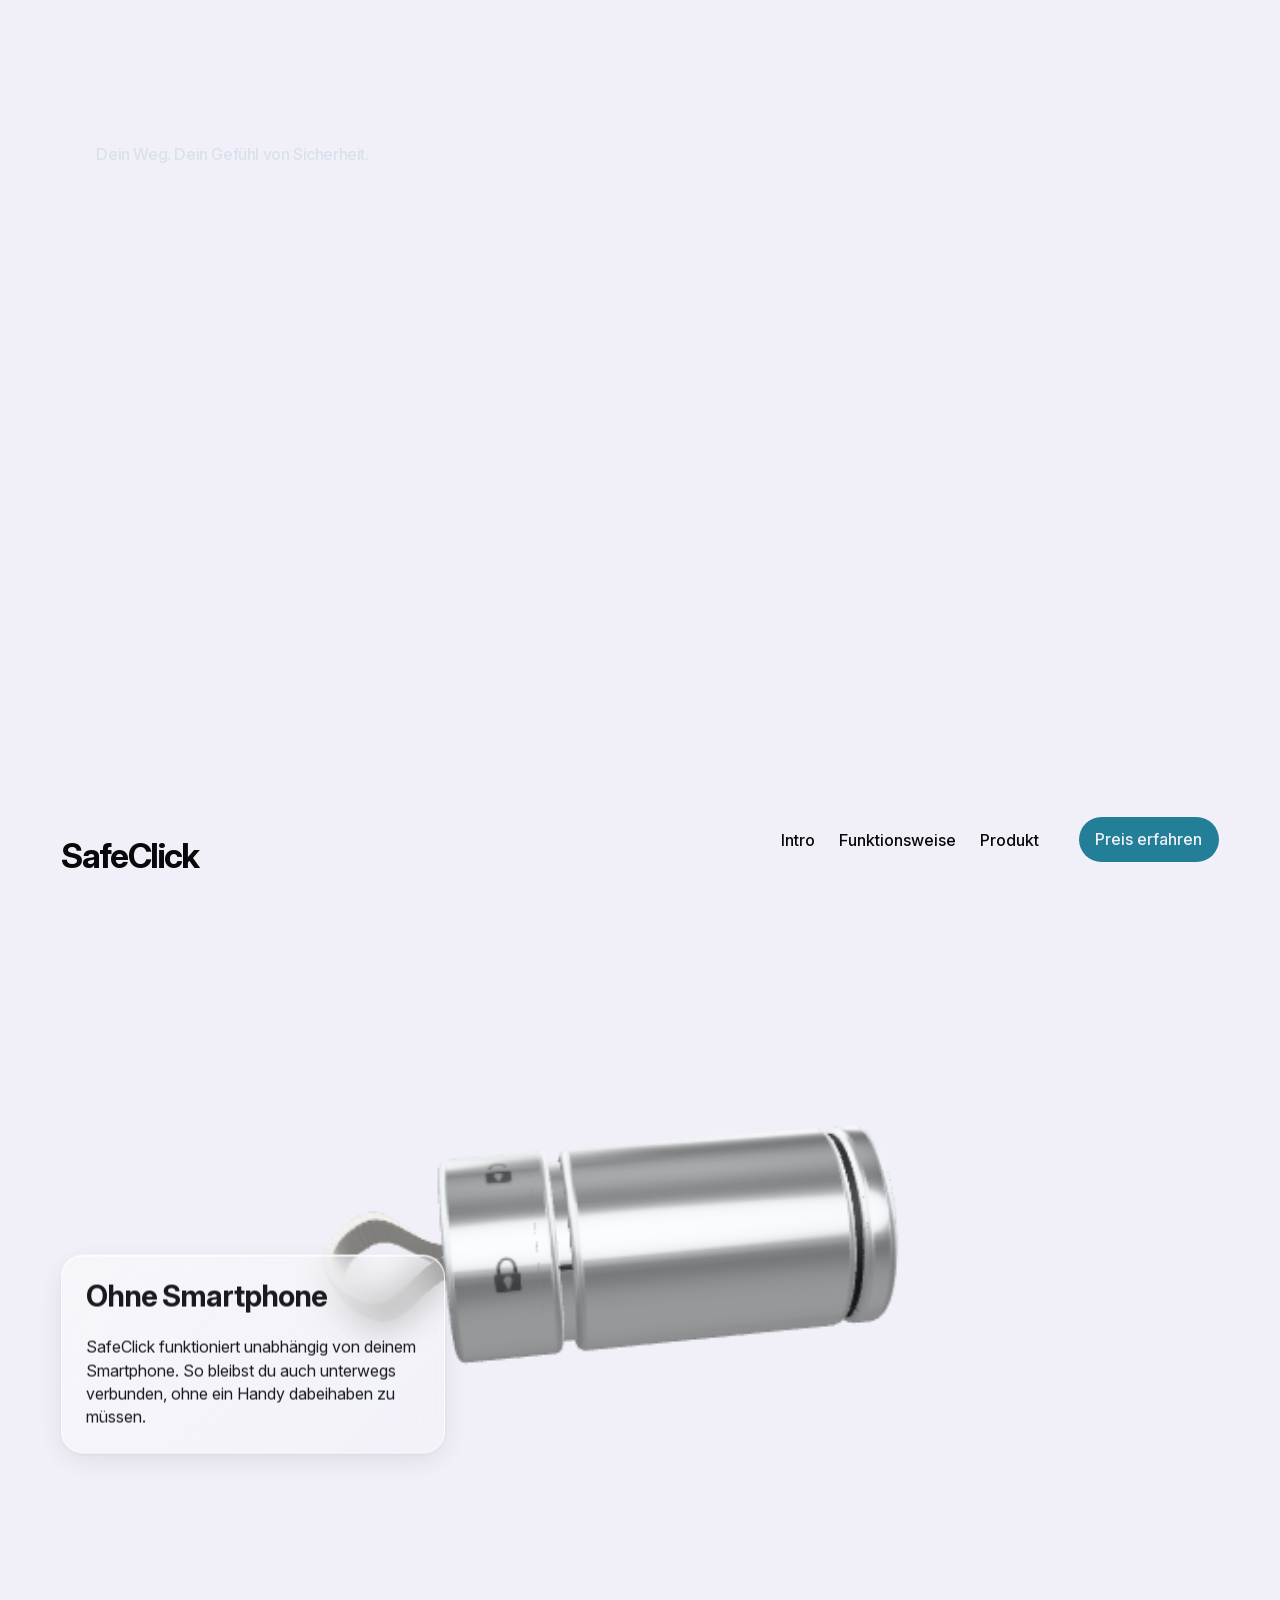
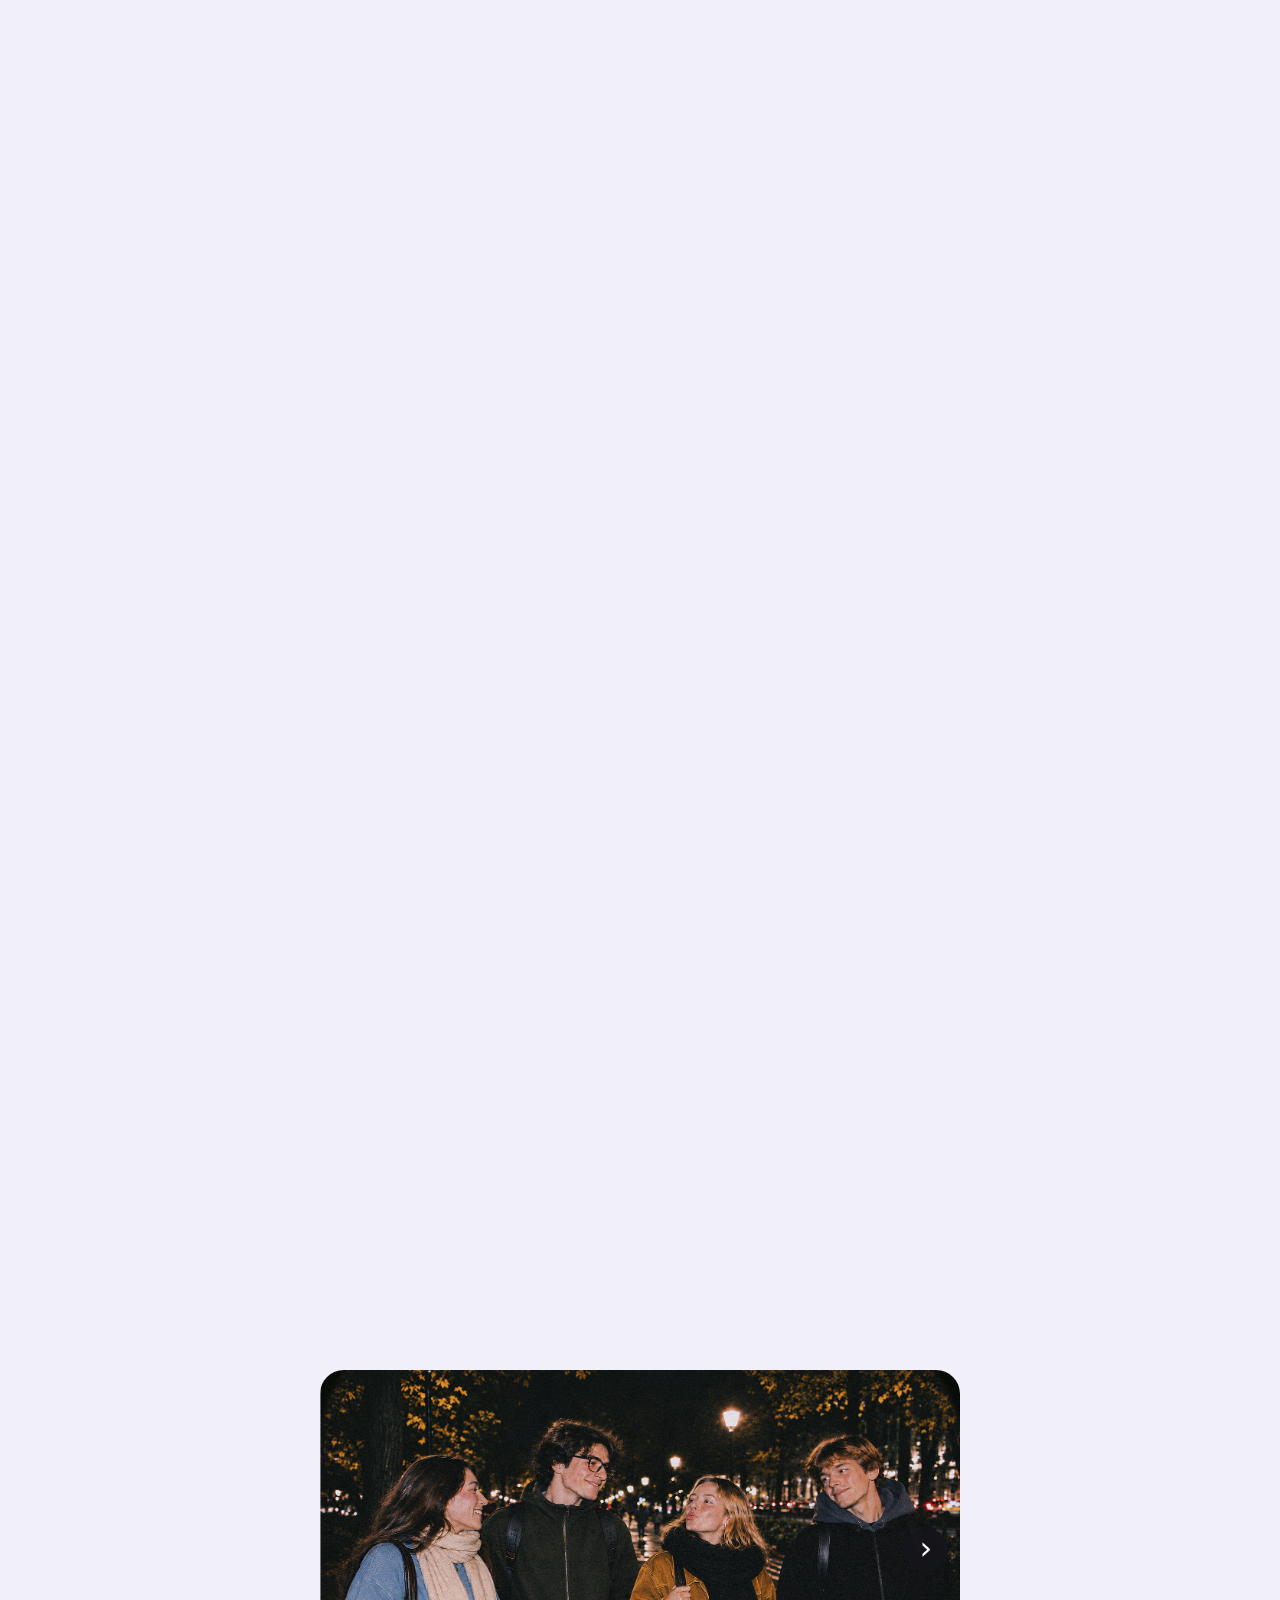
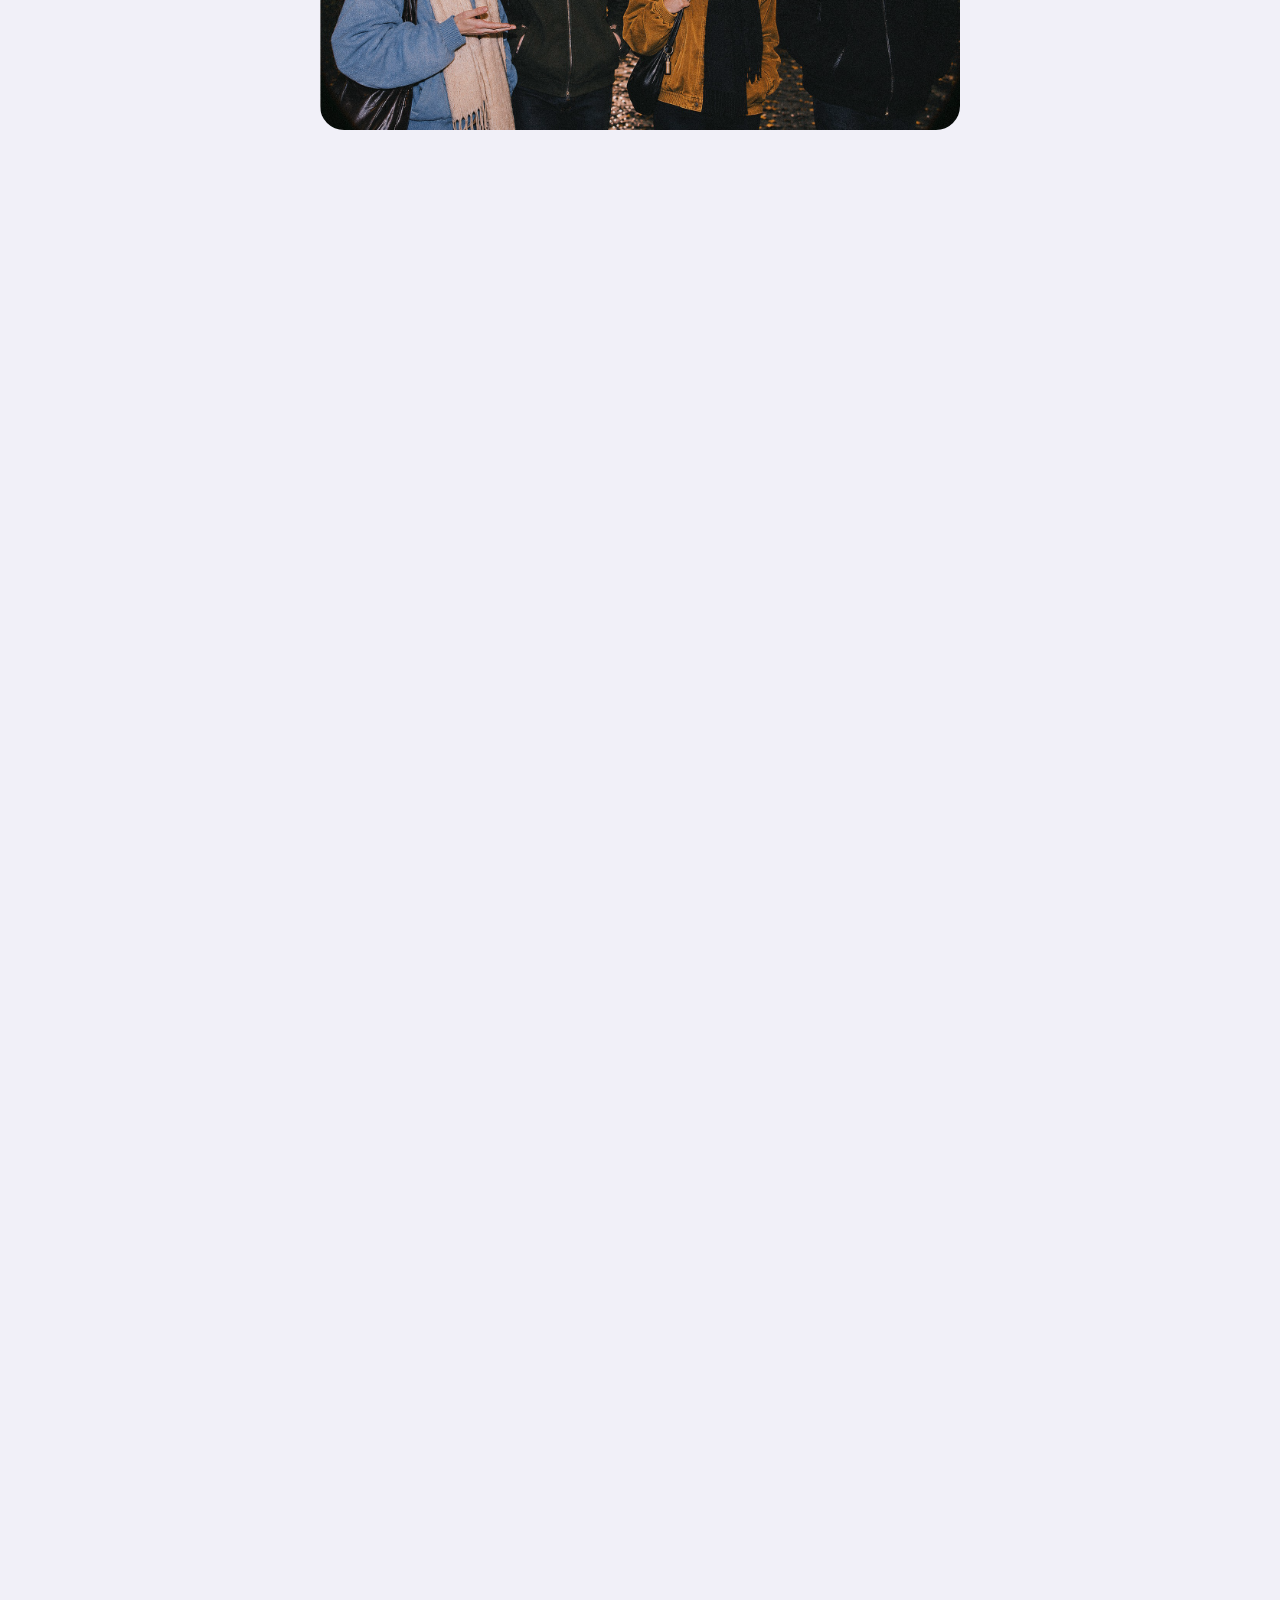
<file: index.html>
<!doctype html>
<html lang="de">
<head>
<meta charset="utf-8">
<meta name="viewport" content="width=device-width, initial-scale=1">
<meta name="theme-color" content="#f1f0f8">
<meta name="description" content="SafeClick – dein Weg, dein Gefühl von Sicherheit. Ein kleines, tragbares Gerät mit SOS-Funktion.">
<title>SafeClick — Dein Gefühl von Sicherheit</title>
<link rel="preload" href="./assets/fonts/InterVariable.woff2" as="font" type="font/woff2" crossorigin>
<script id="Cookiebot" src="https://consent.cookiebot.com/uc.js" data-cbid="27874671-143a-44bb-8945-e260de6c4925" data-blockingmode="auto" data-culture="DE" data-type="leveloptin" data-level="strict" data-consentmode="disabled" type="text/javascript"></script>
<script src="./cookie-settings.js" data-cookieconsent="ignore" defer></script>
<script type="module" src="./assets/model-viewer.min.js"></script>
<style>
@font-face{font-family:Inter;src:url("./assets/fonts/InterVariable.woff2") format("woff2");font-style:normal;font-weight:100 900;font-display:swap}
:root{--paper:#f1f0f8;--ink:#08090b;--blue:#237e98}*{box-sizing:border-box}html{scroll-behavior:smooth;scroll-padding-top:24px}body{margin:0;color:var(--ink);background:var(--paper);font-family:Inter,Arial,sans-serif}a{color:inherit;text-decoration:none}button{font:inherit}a:focus-visible,button:focus-visible,summary:focus-visible{outline:2px solid var(--blue);outline-offset:5px}.screen{height:100svh;min-height:700px;display:flex;flex-direction:column}.header{padding:20px 4.8%;display:flex;align-items:center;justify-content:flex-end;gap:28px;background:transparent;flex:none}.nav{display:flex;align-items:center;gap:16px;font-size:14px}.nav>.cta{margin-left:16px}.nav>a:not(.cta):hover{text-decoration:underline;text-underline-offset:5px}.cta{display:inline-flex;justify-content:center;align-items:center;padding:13px 25px;border:0;border-radius:999px;background:var(--blue);color:var(--paper);font-size:14px;font-weight:600;white-space:nowrap;transition:background .2s,transform .2s}.cta:hover{background:#19667e;transform:translateY(-1px)}.hero{flex:1;min-height:0;padding:clamp(22px,5vh,64px) 4.8% clamp(28px,6vh,76px);display:grid;grid-template-rows:auto minmax(160px,1fr) auto}.heading{width:max-content;max-width:100%}.eyebrow{font-size:clamp(16px,1.65vw,23px);color:var(--blue);margin:0 0 12px;text-align:right;letter-spacing:-.4px}h1{font-size:clamp(68px,9.5vw,144px);line-height:.98;letter-spacing:-.065em;margin:0;font-weight:700}.type{position:relative}.typed{position:absolute;inset:0;white-space:pre-wrap}.reserve{visibility:hidden}.typing .typed::after{content:'';display:inline-block;height:.8em;border-right:2px solid var(--blue);margin-left:3px;animation:blink .5s steps(1) infinite}@keyframes blink{50%{opacity:0}}.product{position:relative;min-height:0;display:flex;align-items:center;justify-content:center}model-viewer{width:100%;height:100%;min-height:160px;--poster-color:transparent;--progress-bar-color:var(--blue);background:transparent}model-viewer::part(default-progress-bar){height:2px}.status{position:absolute;left:50%;top:50%;transform:translate(-50%,-50%);color:var(--blue);font-size:13px;pointer-events:none}.copy{width:min(790px,72%);margin-left:auto;text-align:right;padding-top:24px}h2{font-size:clamp(21px,2.2vw,31px);line-height:1.22;letter-spacing:-1.1px;margin:0 0 20px}.copy p{font-size:clamp(15px,1.45vw,20px);line-height:1.4;margin:0}.details{padding:90px 7%;border-top:1px solid #08090b15;max-width:1500px;margin:auto}.details h2{max-width:650px}.steps{display:grid;grid-template-columns:repeat(3,1fr);gap:48px;margin-top:42px}.step span{color:var(--blue);font-size:13px}.step h3{font-size:22px;letter-spacing:-.6px}.step p,.legal p{line-height:1.65;color:#505863;font-size:15px}.legal{padding:0 7% 60px;max-width:1500px;margin:auto}.legal details{border-top:1px solid #08090b20;padding:22px 0}.legal summary{cursor:pointer;font-weight:600}.legal p{max-width:800px}footer{padding:24px 4.8%;border-top:1px solid #08090b15;display:flex;justify-content:space-between;gap:20px;font-size:12px;color:#64707b}.menu-toggle{display:none}@media(min-width:1800px){.hero{padding-left:8%;padding-right:8%}}@media(max-width:760px){.screen{min-height:780px}.header{padding:20px 6%;position:relative}.menu-toggle{display:block;background:none;border:1px solid #08090b25;border-radius:30px;padding:9px 15px;font-size:12px}.nav{display:none;position:absolute;top:70px;left:6%;right:6%;background:var(--paper);padding:20px;border:1px solid #08090b15;border-radius:18px;z-index:5;box-shadow:0 12px 24px #00000008;align-items:stretch}.nav>.cta{margin-left:0;margin-top:16px}.nav.open{display:flex;flex-direction:column;gap:16px}.hero{padding:30px 6% 36px;grid-template-rows:auto minmax(200px,1fr) auto}.eyebrow{font-size:14px;text-align:left;margin-bottom:18px}h1{font-size:clamp(65px,15.5vw,112px)}.copy{width:100%;text-align:left;padding-top:24px}.copy h2{font-size:25px;letter-spacing:-.8px;margin-bottom:16px}.copy p{font-size:15px;line-height:1.5}.steps{grid-template-columns:1fr;gap:20px}.details{padding:64px 6%}.legal{padding:0 6% 32px}footer{padding:22px 6%;font-size:10px}}@media(max-height:760px) and (min-width:761px){.screen{min-height:620px}.hero{padding-top:20px;padding-bottom:28px}h1{font-size:100px}.eyebrow{font-size:18px}.copy h2{font-size:25px;margin-bottom:12px}.copy p{font-size:16px}.copy{padding-top:15px}}@media(prefers-reduced-motion:reduce){html{scroll-behavior:auto}*,*::before,*::after{animation:none!important;transition:none!important}}

.hero{display:flex;align-items:center;justify-content:center;padding-top:24px;padding-bottom:24px}
.hero-content{width:100%;height:min(740px,100%);display:grid;grid-template-rows:auto minmax(160px,1fr) auto;min-height:0}
@media(max-width:760px){.hero{padding-top:24px;padding-bottom:24px}.hero-content{height:min(700px,100%);grid-template-rows:auto minmax(200px,1fr) auto}}
.line-reveal{position:relative}.line-reserve{visibility:hidden}.line-mask{position:absolute;left:-.15em;right:-.15em;padding:0 .15em;overflow:hidden;line-height:1.3;pointer-events:none}.line-text{display:block;white-space:pre}

.screen{height:100svh;min-height:0}
.hero{padding-top:var(--edge,160px);padding-bottom:var(--edge,160px)}
.hero-content{height:100%;grid-template-rows:auto minmax(0,1fr) auto;row-gap:var(--model-gap,80px)}
.copy{padding-top:0}
.product,model-viewer{min-height:0}
@media(max-width:760px){.screen{min-height:0}.hero{padding-top:var(--edge,32px);padding-bottom:var(--edge,32px)}.hero-content{height:100%;grid-template-rows:auto minmax(0,1fr) auto}}

model-viewer::part(default-progress-bar){display:none}
.cta{min-height:44px;min-width:140px;font-size:14px}
.menu-toggle{min-height:44px;min-width:64px}
@media(max-width:760px) and (max-height:740px){
 .header{padding-top:12px;padding-bottom:12px}
 h1{font-size:58px}
 .heading .eyebrow{font-size:13px;margin-bottom:10px}
 .copy h2{font-size:21px;margin-bottom:10px}
 .copy p{font-size:14px;line-height:1.35}
}
</style>
<link rel="stylesheet" href="./experience.css?v=lifestyle-carousel-4">
<noscript><style>.page-loader{display:none}</style></noscript>
</head>
<body>
<div class="page-loader" role="progressbar" aria-label="Website wird geladen" aria-valuemin="0" aria-valuemax="100" aria-valuenow="0"><div class="loader-track"><span></span></div></div>
<div class="screen" id="intro">
<header class="header"><a class="header-brand" href="#" aria-label="SafeClick Startseite">SafeClick</a>
<button class="menu-toggle" type="button" aria-label="Menü öffnen" aria-expanded="false" aria-controls="navigation"><span class="menu-line" aria-hidden="true"></span><span class="menu-line" aria-hidden="true"></span></button>
<nav class="nav" id="navigation" aria-label="Hauptnavigation">
<a href="#intro" data-scene-target="0">Intro</a><a href="#bedienung" data-scene-target="4">Funktionsweise</a><a href="#produkt" data-scene-target="8">Produkt</a><a class="cta price-cta" href="mailto:contact@cesus.tech?subject=SafeClick%20Preisanfrage">Preis erfahren</a>
</nav>
</header>
<main class="hero"><div class="hero-content">
<div class="heading"><p class="eyebrow" data-type>Dein Weg. Dein Gefühl von Sicherheit.</p><h1 data-type>SafeClick</h1></div>
<div class="product">
<model-viewer id="model" src="./assets/metal-capsule-workflow.glb?v=fixed-webgl-viewport-26" alt="SafeClick 3D-Produkt. Die Ansicht folgt dem Seitenverlauf." disable-zoom disable-pan camera-orbit="0deg 85deg 90%" field-of-view="30deg" shadow-intensity="0" exposure="1.1" interaction-prompt="none" touch-action="pan-y"></model-viewer>
<div class="hero-color-picker"><div class="color-options" role="group" aria-label="Produktfarbe auf der Startseite auswählen">
  <button class="color-swatch" type="button" data-color="silver" aria-label="Silber" aria-pressed="true" style="--swatch:#c3c6c7"></button>
  <button class="color-swatch" type="button" data-color="black" aria-label="Schwarz" aria-pressed="false" style="--swatch:#3c3e40"></button>
  <button class="color-swatch" type="button" data-color="rose" aria-label="Rosé" aria-pressed="false" style="--swatch:#d3a198"></button>
  <button class="color-swatch" type="button" data-color="blue" aria-label="Stahlblau" aria-pressed="false" style="--swatch:#8fb8ce"></button>
 </div><p class="color-name" role="status" aria-live="polite">Silber</p></div>
<span class="status" role="status" id="status">3D-Modell wird geladen …</span>
</div>
<div class="copy" id="ueber"><h2 data-type>Mehr Freiheit im Alltag – mit SafeClick an deiner Seite.</h2><p data-type>SafeClick ist ein kleines, tragbares Gerät mit Standortübertragung bei Bedarf und SOS-Funktion. Ohne eigenes Smartphone. Du entscheidest, wann du SafeClick aktivierst – im ausgeschalteten Zustand findet keine Standortübertragung statt.</p></div>
</div></main>
</div>
<section class="story" id="funktion" aria-label="So funktioniert SafeClick" tabindex="0">
 <div class="story-label">SO FUNKTIONIERT SAFECLICK</div>
 
 <div class="story-cards">
  <article class="glass-card" data-slide="0" aria-hidden="true" inert><h2>Ohne Smartphone</h2><p>SafeClick funktioniert unabhängig von deinem Smartphone. So bleibst du auch unterwegs verbunden, ohne ein Handy dabeihaben zu müssen.</p></article>
  <article class="glass-card" data-slide="1" aria-hidden="true" inert><h2>Standort teilen</h2><p>Nur wenn du dich unsicher fühlst oder deinen Standort teilen möchtest, aktivierst du SafeClick mit einer Drehbewegung. Erst dann beginnt die Standortübertragung an deine ausgewählten Vertrauenspersonen. Keine dauerhafte Ortung im ausgeschalteten Zustand.</p></article>
  <article class="glass-card" data-slide="2" aria-hidden="true" inert><h2>SOS auf Knopfdruck</h2><p>Wenn du Unterstützung brauchst, kannst du mit der SOS-Taste einen separaten Notruf auslösen. Die Weiterleitung an eine professionelle Notruf- und Serviceleitstelle ist vorgesehen.</p></article>
 </div>
 
 
 <span class="story-error" role="status" hidden>Das 3D-Modell konnte nicht geladen werden. Bitte lade die Seite erneut.</span>
</section>
<section class="workflow" id="bedienung" aria-label="SafeClick bedienen: drei Schritte">
 <div class="workflow-panel" data-step="0"><div class="workflow-heading"><h2>Standardposition –<br>keine Übertragung</h2><div class="step-dots" role="group" aria-label="Schritt auswählen"><button type="button" data-goto-step="0" aria-label="Schritt 1" aria-pressed="true" class="active"></button><button type="button" data-goto-step="1" aria-label="Schritt 2" aria-pressed="false"></button><button type="button" data-goto-step="2" aria-label="Schritt 3" aria-pressed="false"></button></div></div><span class="step-watermark" aria-hidden="true">01</span><div class="workflow-copy"><p>SafeClick ist ausgeschaltet.<br>Deine Position wird nicht geteilt.</p></div></div>
 <div class="workflow-panel" data-step="1" aria-hidden="true" inert><div class="workflow-heading"><h2>Drehen und<br>Standort teilen</h2><div class="step-dots" role="group" aria-label="Schritt auswählen"><button type="button" data-goto-step="0" aria-label="Schritt 1" aria-pressed="false"></button><button type="button" data-goto-step="1" aria-label="Schritt 2" aria-pressed="true" class="active"></button><button type="button" data-goto-step="2" aria-label="Schritt 3" aria-pressed="false"></button></div></div><span class="step-watermark" aria-hidden="true">02</span><div class="workflow-copy"><p>Drehe den vorderen Teil, um SafeClick zu aktivieren. Dein Standort wird an ausgewählte Vertrauenspersonen übertragen.</p></div></div>
 <div class="workflow-panel" data-step="2" aria-hidden="true" inert><div class="workflow-heading"><h2>Zusammendrücken<br>für SOS</h2><div class="step-dots" role="group" aria-label="Schritt auswählen"><button type="button" data-goto-step="0" aria-label="Schritt 1" aria-pressed="false"></button><button type="button" data-goto-step="1" aria-label="Schritt 2" aria-pressed="false"></button><button type="button" data-goto-step="2" aria-label="Schritt 3" aria-pressed="true" class="active"></button></div></div><span class="step-watermark" aria-hidden="true">03</span><div class="workflow-copy"><p>Schiebe die beiden Gehäuseteile zusammen, um ein separates SOS-Signal auszulösen.</p></div></div>
</section>
<section class="lifestyle-stage" id="produkt" hidden aria-label="SafeClick im Alltag"><div class="lifestyle-pin"><div class="lifestyle-photo"><div class="lifestyle-frames"><img src="./assets/images/safeclick-walk-original.png" width="1672" height="941" decoding="async" alt="Vier Freunde bei einem abendlichen Spaziergang im Herbst, mit SafeClick an einer Tasche"><img src="./assets/images/safeclick-school-boy.png" width="1536" height="1024" decoding="async" alt="SafeClick am Schulrucksack eines Jungen" aria-hidden="true"><img src="./assets/images/%D0%9F%D0%BE%D1%80%D1%82%D1%80%D0%B5%D1%82%20%D1%83%D0%BB%D1%8B%D0%B1%D0%B0%D1%8E%D1%89%D0%B5%D0%B9%D1%81%D1%8F%20%D0%B1%D0%B0%D0%B1%D1%83%D1%88%D0%BA%D0%B8%20%D0%B2%20%D0%BE%D1%80%D0%B0%D0%BD%D0%B6%D0%B5%D0%B2%D0%BE%D0%BC%20%D1%81%D0%B2%D0%B8%D1%82%D0%B5%D1%80%D0%B5.png?v=2" width="1536" height="1024" decoding="async" alt="Ältere Frau mit SafeClick an einer Halskette" aria-hidden="true"></div><video class="lifestyle-video" src="./assets/images/IMG_1661.MOV" data-school-src="./assets/images/kling_20261111_VIDEO____________4627_0.mp4" data-senior-src="./assets/images/kling_20261111_VIDEO____________5320_0%20(1).mp4" muted loop playsinline preload="metadata" aria-hidden="true"></video><button class="lifestyle-play" type="button" aria-label="Video abspielen" hidden></button><div class="copy lifestyle-copy" aria-hidden="true"><h2>Klein genug für jeden Tag.<br>Wichtig, wenn es darauf ankommt.</h2><p>Mehr Selbstständigkeit für dich. Ein gutes Gefühl für deine Liebsten.</p></div><div class="copy lifestyle-copy lifestyle-phone-copy" aria-hidden="true" hidden><h2>Unabhängig vom Smartphone.</h2></div><div class="copy lifestyle-copy" aria-hidden="true" hidden><h2>Selbstständig im Alltag.</h2></div><div class="photo-scroll-hint" aria-hidden="true"><span>Scrollen, um fortzufahren</span><span class="photo-scroll-arrow">↓</span></div></div><div class="lifestyle-nav" role="group" aria-label="Bilder wechseln"><button type="button" data-slide-step="-1" aria-label="Vorheriges Bild" disabled>‹</button><button type="button" data-slide-step="1" aria-label="Nächstes Bild">›</button></div></div></section>
<section class="product-showcase" id="modell-ausprobieren" aria-labelledby="showcase-title">
 <div class="showcase-content">
 <h2 id="showcase-title" data-spec-reveal>SafeClick Button</h2>
 <model-viewer id="showcase-model" src="./assets/metal-capsule-workflow.glb?v=fixed-webgl-viewport-26" alt="SafeClick in 3D. Ziehen zum Drehen." loading="eager" camera-controls disable-zoom disable-pan touch-action="none" camera-orbit="0deg 85deg 90%" field-of-view="30deg" shadow-intensity="0" exposure="1.1" interaction-prompt="none"><span slot="pan-target" hidden></span></model-viewer>
 <div class="showcase-color-picker">
  <div class="color-options" role="group" aria-label="Produktfarbe auswählen">
   <button class="color-swatch" type="button" data-color="silver" aria-label="Silber" aria-pressed="true" style="--swatch:#c3c6c7"></button>
   <button class="color-swatch" type="button" data-color="black" aria-label="Schwarz" aria-pressed="false" style="--swatch:#3c3e40"></button>
   <button class="color-swatch" type="button" data-color="rose" aria-label="Rosé" aria-pressed="false" style="--swatch:#d3a198"></button>
   <button class="color-swatch" type="button" data-color="blue" aria-label="Stahlblau" aria-pressed="false" style="--swatch:#8fb8ce"></button>
  </div>
  <p class="color-name" role="status" aria-live="polite">Silber</p>
 </div>
 <a class="cta price-cta showcase-price" href="mailto:contact@cesus.tech?subject=SafeClick%20Preisanfrage">Preis erfahren</a>
 </div>
</section>
<section class="technical-specs" id="technische-eigenschaften" aria-labelledby="specs-title">
 <h2 id="specs-title" data-spec-reveal>Technische Eigenschaften</h2>
 <ul class="specs-list">
  <li data-spec-reveal>Eigenständige Mobilfunkverbindung</li>
  <li data-spec-reveal>Integrierte Standortbestimmung</li>
  <li data-spec-reveal>Zweistufige Aktivierung</li>
  <li data-spec-reveal>Kompaktes Gehäuse</li>
  <li data-spec-reveal>Energieeffiziente Technik</li>
  <li data-spec-reveal>Geplante professionelle SOS-Anbindung</li>
 </ul>
</section>

<footer class="site-footer">
 <div class="footer-contact">
  <div><p class="footer-company">CESUS.tech GmbH</p><address><span class="footer-address-line">Hellersbergstr 12A</span><span class="footer-address-line">41460 Neuss</span><span class="footer-address-line">Deutschland</span></address></div>
  <a class="footer-email" href="mailto:contact@cesus.tech">contact@cesus.tech</a>
 </div>
 <div class="footer-bottom">
  <p class="footer-copyright">© 2026 SafeClick</p>
  <nav class="footer-links" aria-label="Datenschutz und Cookies"><a href="./datenschutz.html">Datenschutz</a><a href="./impressum.html">Impressum</a><button type="button" class="footer-cookie-button" data-cookie-action="renew">Cookie-Einstellungen</button><button type="button" class="footer-cookie-button" data-cookie-action="withdraw">Einwilligung widerrufen</button></nav>
 </div>
</footer>
<p data-cookie-feedback role="status"></p>
<script>
function fitHero(){
 const screen=document.querySelector('.screen'),header=document.querySelector('.header'),heading=document.querySelector('.heading'),copy=document.querySelector('.copy');
 const available=screen.clientHeight;
 const textHeight=heading.getBoundingClientRect().height+copy.getBoundingClientRect().height;
 const minimumModel=innerWidth<=760?340:390;
 let top=Math.min(160,Math.max(96,available*.16)),bottom=Math.max(32,Math.min(80,available*.08));
 let free=available-textHeight-minimumModel-top-bottom;
 if(free<0){const d=Math.min(top-88,-free);top-=d;free+=d}
 if(free<0){const d=Math.min(bottom-32,-free);bottom-=d;free+=d}
 screen.style.setProperty('--hero-top',`${top}px`);
 screen.style.setProperty('--hero-bottom',`${bottom}px`);
 screen.style.setProperty('--model-gap',`${Math.max(0,Math.min(80,free/2))}px`);
}
const heroObserver=new ResizeObserver(fitHero);
['.screen','.header','.heading','.copy'].forEach(selector=>heroObserver.observe(document.querySelector(selector)));
fitHero();
const reduced=matchMedia('(prefers-reduced-motion: reduce)').matches;
function startEntrance(){if(!reduced){
  const ease='cubic-bezier(.16,1,.3,1)';
  const animate=(el,frames,options)=>el.animate(frames,{fill:'backwards',easing:ease,...options});
  const specsBlocks=[...document.querySelectorAll('[data-spec-reveal]')],revealedSpecs=new Set();
  const textBlocks=[...document.querySelectorAll('[data-type]'),...specsBlocks];
  textBlocks.forEach(el=>{el.dataset.original=el.textContent;el.setAttribute('aria-label',el.textContent)});
  function revealLines(withMotion){
    textBlocks.forEach(el=>{el.textContent=el.dataset.original});
    textBlocks.forEach((el,blockIndex)=>{
      const text=el.textContent,node=el.firstChild,range=document.createRange(),groups=[];
      for(let i=0;i<text.length;i++){
        if(/\s/.test(text[i]))continue;
        range.setStart(node,i);range.setEnd(node,i+1);
        const rect=range.getBoundingClientRect(),last=groups.at(-1);
        if(last&&Math.abs(last.top-rect.top)<2)last.end=i+1;
        else groups.push({top:rect.top,height:rect.height,start:i,end:i+1});
      }
      const reserve=document.createElement('span');reserve.className='line-reserve';reserve.textContent=text;reserve.setAttribute('aria-hidden','true');el.replaceChildren(reserve);el.classList.add('line-reveal');
      const bounds=el.getBoundingClientRect();
      groups.forEach((group,lineIndex)=>{
        const mask=document.createElement('span');mask.className='line-mask';mask.setAttribute('aria-hidden','true');const lineHeight=parseFloat(getComputedStyle(el).lineHeight);mask.style.lineHeight=`${lineHeight}px`;mask.style.top=`${group.top-bounds.top-(lineHeight-group.height)/2}px`;
        const line=document.createElement('span');line.className='line-text';line.textContent=text.slice(group.start,group.end);mask.append(line);el.append(mask);
        if(el.hasAttribute('data-spec-reveal')&&!revealedSpecs.has(el)){line.style.opacity='0';line.style.transform='translateY(125%)'}
        if(withMotion&&!el.hasAttribute('data-spec-reveal'))animate(line,[{transform:'translateY(125%)',opacity:0},{transform:'translateY(0)',opacity:1}],{duration:950,delay:140+blockIndex*160+lineIndex*115});
      });
    });
    fitHero();
  }
  revealLines(true);
  document.querySelector('.specs-list').classList.add('spec-lines-ready');
  const specsObserver=new IntersectionObserver(entries=>{entries.forEach(entry=>{
    if(!entry.isIntersecting)return;
    const el=entry.target;revealedSpecs.add(el);el.classList.add('is-revealed');
    el.querySelectorAll('.line-text').forEach((line,index)=>{line.style.opacity='1';line.style.transform='none';animate(line,[{transform:'translateY(125%)',opacity:0},{transform:'translateY(0)',opacity:1}],{duration:950,delay:140+index*115})});
    specsObserver.unobserve(el);
  })},{threshold:.2});
  specsBlocks.forEach(el=>specsObserver.observe(el));
  let previousWidth=innerWidth,resizeTimer;
  window.addEventListener('resize',()=>{if(previousWidth===innerWidth)return;previousWidth=innerWidth;clearTimeout(resizeTimer);resizeTimer=setTimeout(()=>revealLines(false),100)});
  document.querySelectorAll('.nav>a,.menu-toggle').forEach((el,i)=>animate(el,[{opacity:0,transform:'translateY(-12px)'},{opacity:1,transform:'translateY(0)'}],{duration:850,delay:800+i*65}));
  const observer=new IntersectionObserver(entries=>{entries.forEach(entry=>{if(entry.isIntersecting){animate(entry.target,[{opacity:0,transform:'translateY(28px)'},{opacity:1,transform:'translateY(0)'}],{duration:900});observer.unobserve(entry.target)}})},{threshold:.12});
  document.querySelectorAll('.details h2,.step,.legal details').forEach(el=>observer.observe(el));
}
}
document.addEventListener('site-ready',()=>document.fonts.ready.then(startEntrance),{once:true});
const model=document.querySelector('#model'),status=document.querySelector('#status');model.addEventListener('load',()=>{status.hidden=true});model.addEventListener('error',()=>{status.textContent='Das 3D-Modell konnte nicht geladen werden. Bitte lade die Seite erneut.'});
const toggle=document.querySelector('.menu-toggle'),nav=document.querySelector('.nav');
function setMenuOpen(open){toggle.setAttribute('aria-expanded',String(open));toggle.setAttribute('aria-label',open?'Menü schließen':'Menü öffnen');nav.classList.toggle('open',open)}
toggle.addEventListener('click',()=>setMenuOpen(toggle.getAttribute('aria-expanded')!=='true'));
nav.querySelectorAll('a').forEach(a=>a.addEventListener('click',()=>setMenuOpen(false)));
document.addEventListener('keydown',e=>{if(e.key==='Escape'&&toggle.getAttribute('aria-expanded')==='true'){setMenuOpen(false);toggle.focus()}});

</script>
<script src="./experience.js?v=lifestyle-carousel-4"></script>
</body>
</html>
</file>
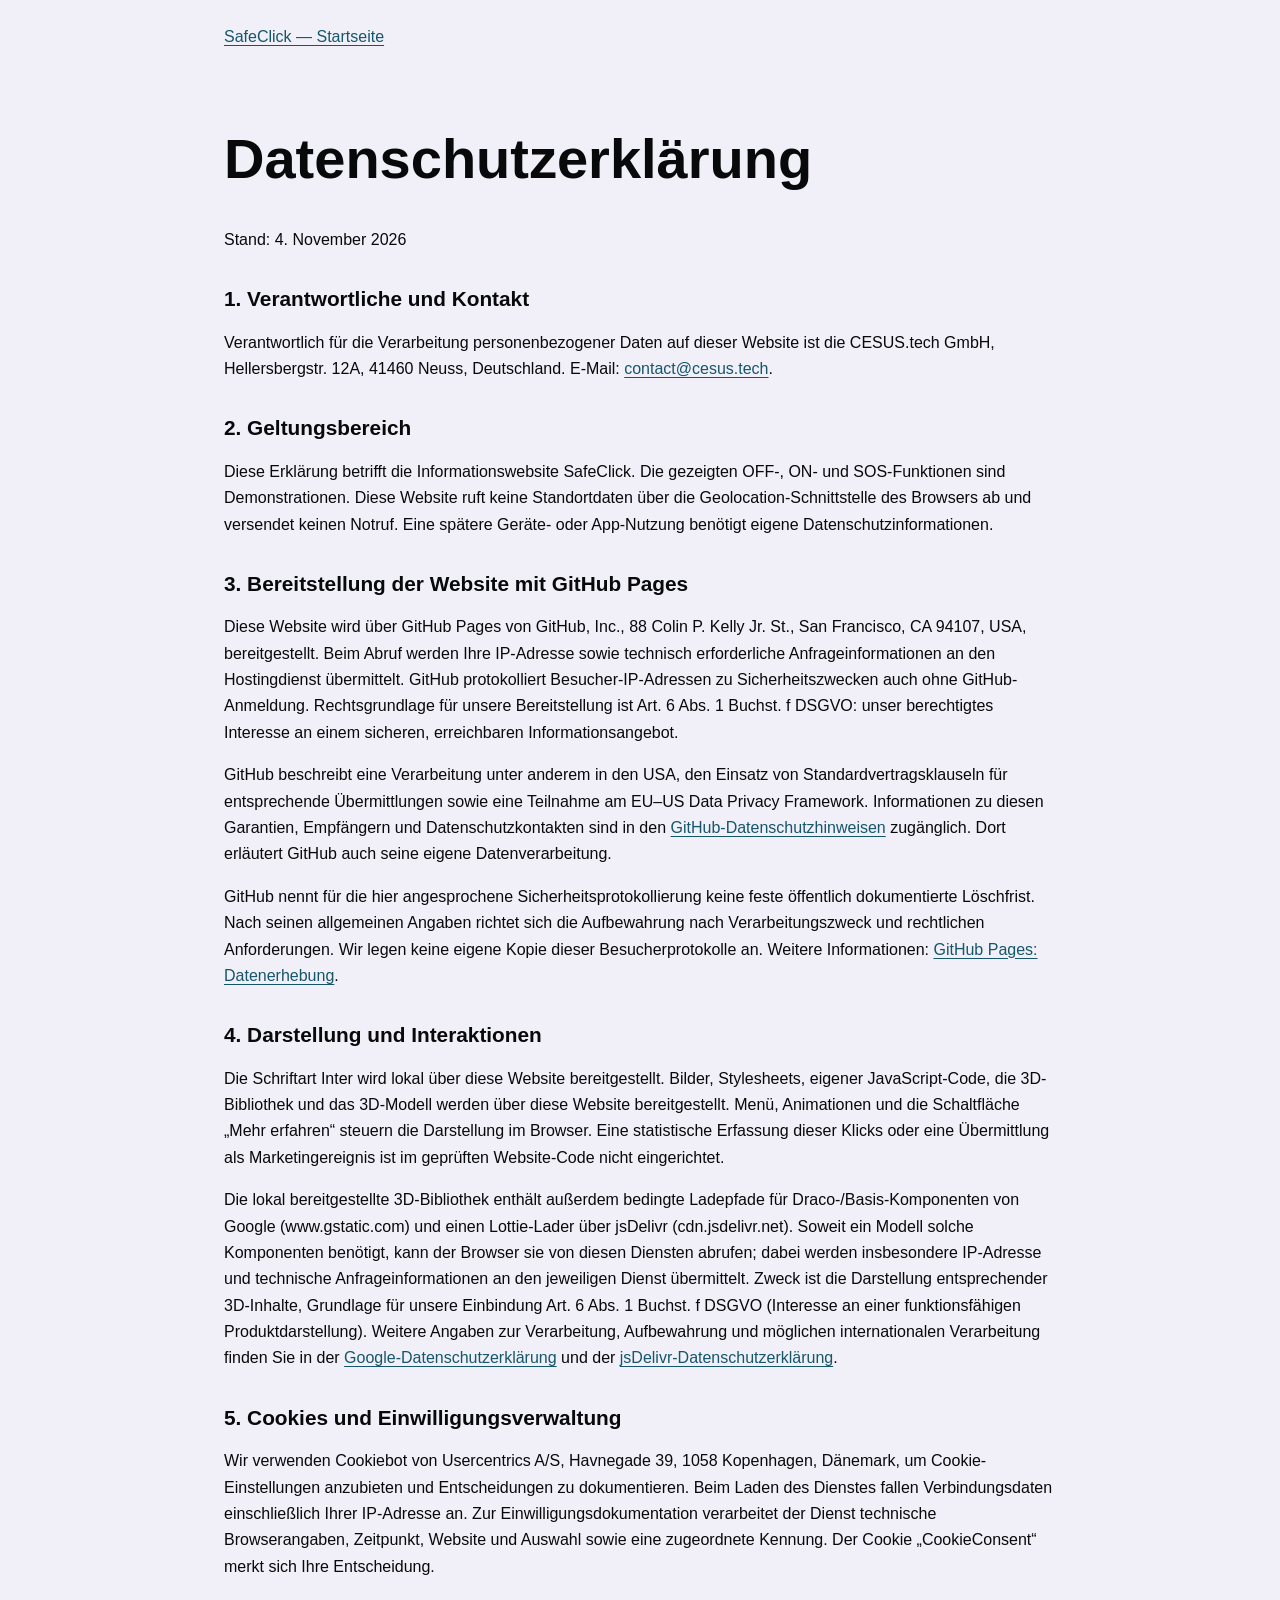
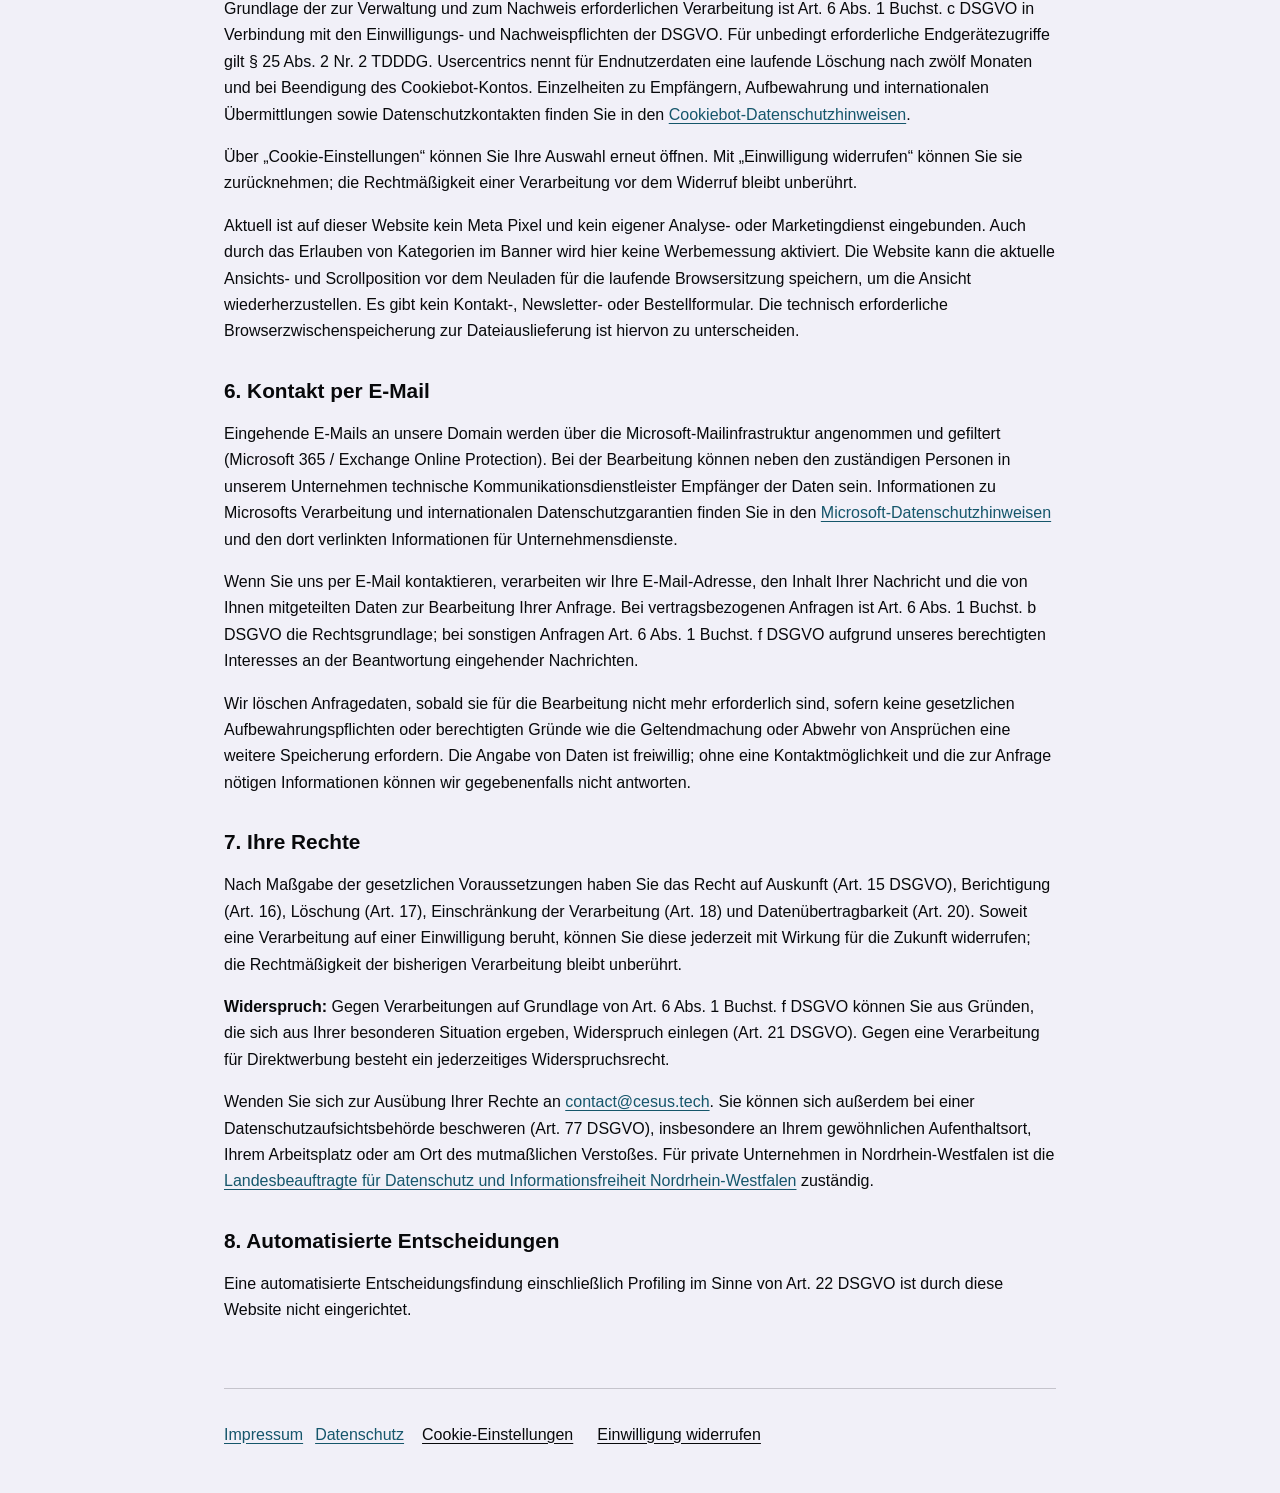
<file: datenschutz.html>
<!doctype html>
<html lang="de">
<head>
<meta charset="utf-8">
<meta name="viewport" content="width=device-width, initial-scale=1">
<meta name="referrer" content="strict-origin-when-cross-origin">
<title>Datenschutzerklärung | SafeClick</title>
<link rel="stylesheet" href="./legal.css">
<script id="Cookiebot" src="https://consent.cookiebot.com/uc.js" data-cbid="27874671-143a-44bb-8945-e260de6c4925" data-blockingmode="auto" data-culture="DE" data-type="leveloptin" data-level="strict" data-consentmode="disabled" type="text/javascript"></script>
<script src="./cookie-settings.js" data-cookieconsent="ignore" defer></script>
</head>
<body>
<header><a href="./index.html">SafeClick — Startseite</a></header>
<main>
<h1>Datenschutzerklärung</h1>
<p>Stand: 4. November 2026</p>
<h2>1. Verantwortliche und Kontakt</h2>
<p>Verantwortlich für die Verarbeitung personenbezogener Daten auf dieser Website ist die CESUS.tech GmbH, Hellersbergstr. 12A, 41460 Neuss, Deutschland. E-Mail: <a href="mailto:contact@cesus.tech">contact@cesus.tech</a>.</p>
<h2>2. Geltungsbereich</h2>
<p>Diese Erklärung betrifft die Informationswebsite SafeClick. Die gezeigten OFF-, ON- und SOS-Funktionen sind Demonstrationen. Diese Website ruft keine Standortdaten über die Geolocation-Schnittstelle des Browsers ab und versendet keinen Notruf. Eine spätere Geräte- oder App-Nutzung benötigt eigene Datenschutzinformationen.</p>
<h2>3. Bereitstellung der Website mit GitHub Pages</h2>
<p>Diese Website wird über GitHub Pages von GitHub, Inc., 88 Colin P. Kelly Jr. St., San Francisco, CA 94107, USA, bereitgestellt. Beim Abruf werden Ihre IP-Adresse sowie technisch erforderliche Anfrageinformationen an den Hostingdienst übermittelt. GitHub protokolliert Besucher-IP-Adressen zu Sicherheitszwecken auch ohne GitHub-Anmeldung. Rechtsgrundlage für unsere Bereitstellung ist Art. 6 Abs. 1 Buchst. f DSGVO: unser berechtigtes Interesse an einem sicheren, erreichbaren Informationsangebot.</p>
<p>GitHub beschreibt eine Verarbeitung unter anderem in den USA, den Einsatz von Standardvertragsklauseln für entsprechende Übermittlungen sowie eine Teilnahme am EU–US Data Privacy Framework. Informationen zu diesen Garantien, Empfängern und Datenschutzkontakten sind in den <a href="https://docs.github.com/en/site-policy/privacy-policies/github-general-privacy-statement">GitHub-Datenschutzhinweisen</a> zugänglich. Dort erläutert GitHub auch seine eigene Datenverarbeitung.</p>
<p>GitHub nennt für die hier angesprochene Sicherheitsprotokollierung keine feste öffentlich dokumentierte Löschfrist. Nach seinen allgemeinen Angaben richtet sich die Aufbewahrung nach Verarbeitungszweck und rechtlichen Anforderungen. Wir legen keine eigene Kopie dieser Besucherprotokolle an. Weitere Informationen: <a href="https://docs.github.com/en/pages/getting-started-with-github-pages/what-is-github-pages#data-collection">GitHub Pages: Datenerhebung</a>.</p>
<h2>4. Darstellung und Interaktionen</h2>
<p>Die Schriftart Inter wird lokal über diese Website bereitgestellt. Bilder, Stylesheets, eigener JavaScript-Code, die 3D-Bibliothek und das 3D-Modell werden über diese Website bereitgestellt. Menü, Animationen und die Schaltfläche „Mehr erfahren“ steuern die Darstellung im Browser. Eine statistische Erfassung dieser Klicks oder eine Übermittlung als Marketingereignis ist im geprüften Website-Code nicht eingerichtet.</p>
<p>Die lokal bereitgestellte 3D-Bibliothek enthält außerdem bedingte Ladepfade für Draco-/Basis-Komponenten von Google (www.gstatic.com) und einen Lottie-Lader über jsDelivr (cdn.jsdelivr.net). Soweit ein Modell solche Komponenten benötigt, kann der Browser sie von diesen Diensten abrufen; dabei werden insbesondere IP-Adresse und technische Anfrageinformationen an den jeweiligen Dienst übermittelt. Zweck ist die Darstellung entsprechender 3D-Inhalte, Grundlage für unsere Einbindung Art. 6 Abs. 1 Buchst. f DSGVO (Interesse an einer funktionsfähigen Produktdarstellung). Weitere Angaben zur Verarbeitung, Aufbewahrung und möglichen internationalen Verarbeitung finden Sie in der <a href="https://policies.google.com/privacy?hl=de">Google-Datenschutzerklärung</a> und der <a href="https://www.jsdelivr.com/terms/privacy-policy">jsDelivr-Datenschutzerklärung</a>.</p>
<h2>5. Cookies und Einwilligungsverwaltung</h2>
<p>Wir verwenden Cookiebot von Usercentrics A/S, Havnegade 39, 1058 Kopenhagen, Dänemark, um Cookie-Einstellungen anzubieten und Entscheidungen zu dokumentieren. Beim Laden des Dienstes fallen Verbindungsdaten einschließlich Ihrer IP-Adresse an. Zur Einwilligungsdokumentation verarbeitet der Dienst technische Browserangaben, Zeitpunkt, Website und Auswahl sowie eine zugeordnete Kennung. Der Cookie „CookieConsent“ merkt sich Ihre Entscheidung.</p>
<p>Grundlage der zur Verwaltung und zum Nachweis erforderlichen Verarbeitung ist Art. 6 Abs. 1 Buchst. c DSGVO in Verbindung mit den Einwilligungs- und Nachweispflichten der DSGVO. Für unbedingt erforderliche Endgerätezugriffe gilt § 25 Abs. 2 Nr. 2 TDDDG. Usercentrics nennt für Endnutzerdaten eine laufende Löschung nach zwölf Monaten und bei Beendigung des Cookiebot-Kontos. Einzelheiten zu Empfängern, Aufbewahrung und internationalen Übermittlungen sowie Datenschutzkontakten finden Sie in den <a href="https://www.cookiebot.com/en/privacy-policy/">Cookiebot-Datenschutzhinweisen</a>.</p>
<p>Über „Cookie-Einstellungen“ können Sie Ihre Auswahl erneut öffnen. Mit „Einwilligung widerrufen“ können Sie sie zurücknehmen; die Rechtmäßigkeit einer Verarbeitung vor dem Widerruf bleibt unberührt.</p>
<p>Aktuell ist auf dieser Website kein Meta Pixel und kein eigener Analyse- oder Marketingdienst eingebunden. Auch durch das Erlauben von Kategorien im Banner wird hier keine Werbemessung aktiviert. Die Website kann die aktuelle Ansichts- und Scrollposition vor dem Neuladen für die laufende Browsersitzung speichern, um die Ansicht wiederherzustellen. Es gibt kein Kontakt-, Newsletter- oder Bestellformular. Die technisch erforderliche Browserzwischenspeicherung zur Dateiauslieferung ist hiervon zu unterscheiden.</p>
<h2>6. Kontakt per E-Mail</h2>
<p>Eingehende E-Mails an unsere Domain werden über die Microsoft-Mailinfrastruktur angenommen und gefiltert (Microsoft 365 / Exchange Online Protection). Bei der Bearbeitung können neben den zuständigen Personen in unserem Unternehmen technische Kommunikationsdienstleister Empfänger der Daten sein. Informationen zu Microsofts Verarbeitung und internationalen Datenschutzgarantien finden Sie in den <a href="https://privacy.microsoft.com/de-de/privacystatement">Microsoft-Datenschutzhinweisen</a> und den dort verlinkten Informationen für Unternehmensdienste.</p>
<p>Wenn Sie uns per E-Mail kontaktieren, verarbeiten wir Ihre E-Mail-Adresse, den Inhalt Ihrer Nachricht und die von Ihnen mitgeteilten Daten zur Bearbeitung Ihrer Anfrage. Bei vertragsbezogenen Anfragen ist Art. 6 Abs. 1 Buchst. b DSGVO die Rechtsgrundlage; bei sonstigen Anfragen Art. 6 Abs. 1 Buchst. f DSGVO aufgrund unseres berechtigten Interesses an der Beantwortung eingehender Nachrichten.</p>
<p>Wir löschen Anfragedaten, sobald sie für die Bearbeitung nicht mehr erforderlich sind, sofern keine gesetzlichen Aufbewahrungspflichten oder berechtigten Gründe wie die Geltendmachung oder Abwehr von Ansprüchen eine weitere Speicherung erfordern. Die Angabe von Daten ist freiwillig; ohne eine Kontaktmöglichkeit und die zur Anfrage nötigen Informationen können wir gegebenenfalls nicht antworten.</p>
<h2>7. Ihre Rechte</h2>
<p>Nach Maßgabe der gesetzlichen Voraussetzungen haben Sie das Recht auf Auskunft (Art. 15 DSGVO), Berichtigung (Art. 16), Löschung (Art. 17), Einschränkung der Verarbeitung (Art. 18) und Datenübertragbarkeit (Art. 20). Soweit eine Verarbeitung auf einer Einwilligung beruht, können Sie diese jederzeit mit Wirkung für die Zukunft widerrufen; die Rechtmäßigkeit der bisherigen Verarbeitung bleibt unberührt.</p>
<p><strong>Widerspruch:</strong> Gegen Verarbeitungen auf Grundlage von Art. 6 Abs. 1 Buchst. f DSGVO können Sie aus Gründen, die sich aus Ihrer besonderen Situation ergeben, Widerspruch einlegen (Art. 21 DSGVO). Gegen eine Verarbeitung für Direktwerbung besteht ein jederzeitiges Widerspruchsrecht.</p>
<p>Wenden Sie sich zur Ausübung Ihrer Rechte an <a href="mailto:contact@cesus.tech">contact@cesus.tech</a>. Sie können sich außerdem bei einer Datenschutzaufsichtsbehörde beschweren (Art. 77 DSGVO), insbesondere an Ihrem gewöhnlichen Aufenthaltsort, Ihrem Arbeitsplatz oder am Ort des mutmaßlichen Verstoßes. Für private Unternehmen in Nordrhein-Westfalen ist die <a href="https://www.ldi.nrw.de/">Landesbeauftragte für Datenschutz und Informationsfreiheit Nordrhein-Westfalen</a> zuständig.</p>
<h2>8. Automatisierte Entscheidungen</h2><p>Eine automatisierte Entscheidungsfindung einschließlich Profiling im Sinne von Art. 22 DSGVO ist durch diese Website nicht eingerichtet.</p>
</main>
<footer><nav aria-label="Rechtliche Informationen"><a href="./impressum.html">Impressum</a><a href="./datenschutz.html">Datenschutz</a><button type="button" class="cookie-control" data-cookie-action="renew">Cookie-Einstellungen</button><button type="button" class="cookie-control" data-cookie-action="withdraw">Einwilligung widerrufen</button></nav></footer><p class="cookie-feedback" data-cookie-feedback role="status"></p><noscript><p>Für die Cookie-Einstellungen ist JavaScript erforderlich. Auf dieser Website ist kein Meta Pixel eingebunden.</p></noscript>
</body>
</html>
</file>
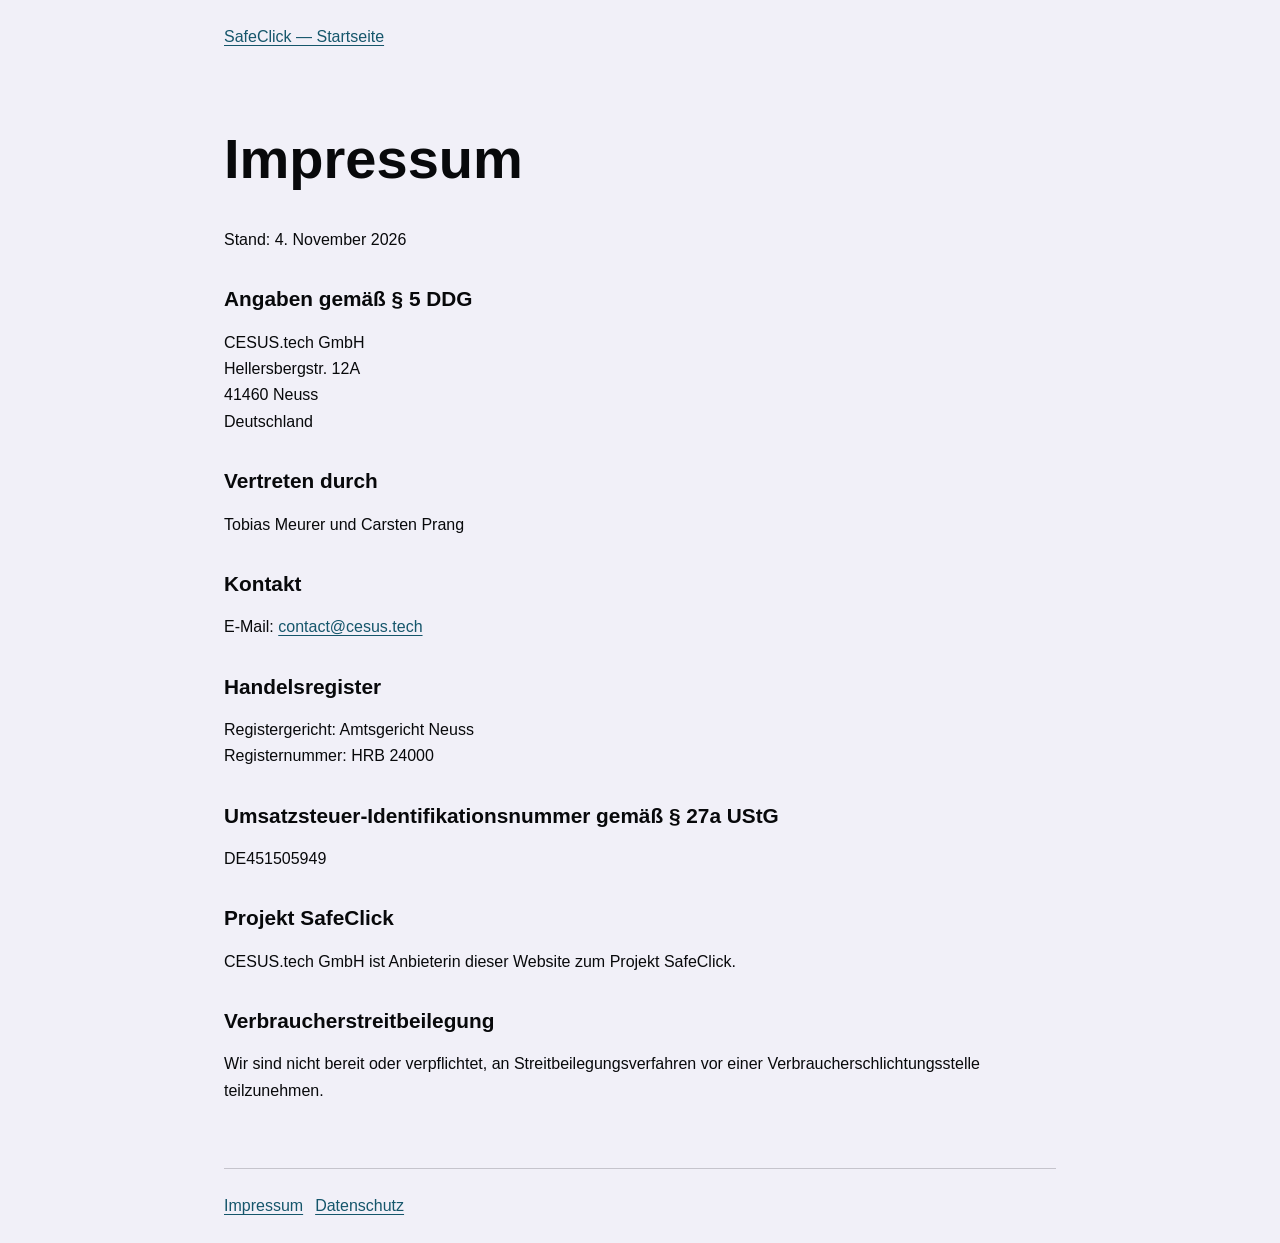
<file: impressum.html>
<!doctype html>
<html lang="de">
<head>
<meta charset="utf-8">
<meta name="viewport" content="width=device-width, initial-scale=1">
<meta name="referrer" content="strict-origin-when-cross-origin">
<title>Impressum | SafeClick</title>
<link rel="stylesheet" href="./legal.css">
</head>
<body>
<header><a href="./index.html">SafeClick — Startseite</a></header>
<main>
<h1>Impressum</h1>
<p>Stand: 4. November 2026</p>
<h2>Angaben gemäß § 5 DDG</h2>
<p>CESUS.tech GmbH<br>Hellersbergstr. 12A<br>41460 Neuss<br>Deutschland</p>
<h2>Vertreten durch</h2><p>Tobias Meurer und Carsten Prang</p>
<h2>Kontakt</h2><p>E-Mail: <a href="mailto:contact@cesus.tech">contact@cesus.tech</a></p>
<h2>Handelsregister</h2><p>Registergericht: Amtsgericht Neuss<br>Registernummer: HRB 24000</p>
<h2>Umsatzsteuer-Identifikationsnummer gemäß § 27a UStG</h2><p>DE451505949</p>
<h2>Projekt SafeClick</h2><p>CESUS.tech GmbH ist Anbieterin dieser Website zum Projekt SafeClick.</p>
<h2>Verbraucherstreitbeilegung</h2><p>Wir sind nicht bereit oder verpflichtet, an Streitbeilegungsverfahren vor einer Verbraucherschlichtungsstelle teilzunehmen.</p>
</main>
<footer><nav aria-label="Rechtliche Informationen"><a href="./impressum.html">Impressum</a><a href="./datenschutz.html">Datenschutz</a></nav></footer>
</body>
</html>
</file>
<file: experience.css>
html{scroll-padding-top:0}
body.is-loading{overflow:hidden}body.is-loading .screen{visibility:hidden}
.page-loader{position:fixed;inset:0;z-index:1000;display:grid;place-items:center;background:var(--paper);transition:opacity .45s ease,visibility .45s}.page-loader.is-done{opacity:0;visibility:hidden;pointer-events:none}.loader-track{width:clamp(180px,26vw,360px);height:2px;background:#08090b18;overflow:hidden}.loader-track span{display:block;width:100%;height:100%;background:#08090b;transform:scaleX(0);transform-origin:left;transition:transform .2s linear}
.story{height:100svh;min-height:600px;position:relative;isolation:isolate;overflow:hidden;outline-offset:-6px;scroll-margin-top:0}.story-label{position:absolute;top:6%;left:6%;font-size:11px;letter-spacing:.14em;color:#66717b}.story model-viewer{position:absolute;inset:10% 12%;width:76%;height:80%;z-index:0}.story-cards{position:absolute;inset:0;pointer-events:none}.glass-card{position:absolute;left:7%;top:50%;transform:translateY(calc(-50% + 42px));width:clamp(300px,30vw,430px);padding:30px;border:1px solid #ffffffbc;border-radius:22px;background:linear-gradient(135deg,#ffffff70,#ffffff26);backdrop-filter:blur(18px);-webkit-backdrop-filter:blur(18px);box-shadow:inset 0 1px 0 #fff,0 8px 30px #25264016,0 1px 3px #25264012;opacity:0;visibility:hidden;will-change:transform,opacity}.glass-card[data-slide="1"]{left:auto;right:7%}.glass-card.is-active{transform:translateY(-50%);opacity:1;visibility:visible;pointer-events:auto}.glass-card h2{font-size:clamp(24px,2.3vw,34px);letter-spacing:-1px;line-height:1.1;margin:16px 0}.glass-card p{font-size:clamp(15px,1.45vw,19px);line-height:1.45;margin:0}.card-number{font-size:11px;letter-spacing:.14em;color:var(--blue)}.story-controls{position:absolute;bottom:6%;right:7%;display:flex;align-items:center;gap:20px}.story-controls button{width:46px;height:46px;border:1px solid #08090b25;border-radius:50%;background:transparent;cursor:pointer;font-size:20px}.story-controls button:hover:not(:disabled){background:#fff9}.story-controls button:disabled{opacity:.25;cursor:default}.story-count{font-size:12px;font-variant-numeric:tabular-nums;min-width:46px}.story-hint{position:absolute;bottom:8%;left:7%;font-size:12px;color:#66717b}.story-error{position:absolute;top:16%;left:7%;font-size:13px;color:var(--blue)}
@media(max-width:760px){.story{min-height:640px}.story-label{top:5%}.story model-viewer{inset:5% 0 auto;width:100%;height:46%}.glass-card,.glass-card[data-slide="1"]{left:6%;right:auto;top:68%;width:88%;padding:24px;border-radius:18px}.glass-card h2{font-size:25px;margin:12px 0}.glass-card p{font-size:15px;line-height:1.4}.story-controls{bottom:4%;right:6%;gap:12px}.story-hint{bottom:6%;left:6%;font-size:10px;max-width:150px}.story-controls button{width:44px;height:44px}}
@media(prefers-reduced-motion:reduce){.page-loader{transition:none}.glass-card{will-change:auto}}
.header{position:fixed;inset:0 0 auto;z-index:30;width:100%;min-height:80px;justify-content:space-between}.nav{margin-left:auto}.header-brand{font-size:28px;font-weight:700;letter-spacing:-1.2px;opacity:0;pointer-events:none}.menu-toggle{margin-left:auto}.hero{padding-top:var(--hero-top,160px);padding-bottom:var(--hero-bottom,64px)}
.shared-product{position:fixed;z-index:2;pointer-events:none;will-change:top,left,width,height}.shared-product model-viewer{width:100%;height:100%;pointer-events:none;user-select:none}.brand-morph{position:fixed;z-index:35;font-weight:700;line-height:.98;pointer-events:none;white-space:nowrap;transform-origin:top left;color:var(--ink)}
.story{min-height:0;height:100svh}.story-cards{z-index:5}.story-label{display:none}.glass-card h2{margin-top:0}.story-error{z-index:6}.legal,footer{position:relative;z-index:6;background:var(--paper)}
@media(max-width:760px){.header{min-height:72px}.header-brand{font-size:25px}.hero{padding-top:var(--hero-top,120px);padding-bottom:var(--hero-bottom,40px)}.story{min-height:0}.glass-card,.glass-card[data-slide="1"]{top:69%;max-height:53svh;overflow:auto}.glass-card p{font-size:14px}.story-cards{pointer-events:none}}
@media(max-height:650px) and (min-width:761px){.glass-card{padding:24px}.glass-card p{font-size:15px}}
.story{z-index:3}
.roll-label{position:relative;display:inline-block;overflow:hidden;vertical-align:middle;line-height:1.3;perspective:500px}.roll-row{display:block;white-space:nowrap}.roll-copy{position:absolute;top:100%;left:0}.roll-char{display:inline-block;transform-origin:50% 50%;transition:transform .5s cubic-bezier(.22,1,.36,1),opacity .4s;transition-delay:var(--delay)}.roll-copy .roll-char{opacity:0;transform:rotateX(50deg)}
@media(hover:hover){.roll-control:hover .roll-original .roll-char{transform:translateY(-105%) rotateX(-50deg);opacity:0}.roll-control:hover .roll-copy .roll-char{transform:translateY(-100%) rotateX(0);opacity:1}}
.roll-control:focus-visible .roll-original .roll-char{transform:translateY(-105%) rotateX(-50deg);opacity:0}.roll-control:focus-visible .roll-copy .roll-char{transform:translateY(-100%) rotateX(0);opacity:1}
.nav>a:not(.cta):hover{text-decoration:none}.cta:hover{transform:none}
@media(prefers-reduced-motion:reduce){.roll-char{transition:none}.roll-original .roll-char,.roll-control:hover .roll-original .roll-char,.roll-control:focus-visible .roll-original .roll-char{transform:none;opacity:1}.roll-copy{display:none}}
.workflow{height:100svh;position:relative;scroll-margin:0;isolation:auto}.workflow-panel{position:absolute;inset:0;opacity:0;visibility:hidden;pointer-events:none}.workflow-heading{position:absolute;top:12%;left:6%;right:6%;text-align:center;z-index:5}.workflow-heading h2{font-size:clamp(25px,3vw,40px);line-height:1.12;margin-bottom:16px}.step-dots{display:flex;justify-content:center;gap:7px}.step-dots i{width:8px;height:8px;border-radius:50%;border:1px solid var(--blue)}.step-dots i.active{background:var(--blue)}.step-watermark{position:absolute;top:28%;left:10%;z-index:1;font-size:clamp(100px,16vw,230px);font-weight:400;line-height:1;letter-spacing:-.07em;color:#DADADA}.workflow-panel[data-step="1"] .step-watermark{left:auto;right:10%}.workflow-copy{position:absolute;z-index:5;bottom:8%;right:8%;width:min(370px,35%);font-size:17px;line-height:1.45}.workflow-copy p{margin:0}.workflow-copy>span{display:block;color:var(--blue);margin-top:14px;font-size:12px}.workflow-panel[data-step="1"] .workflow-copy{right:auto;left:8%}@media(max-width:760px){.workflow-heading{top:12%}.workflow-heading h2{font-size:25px}.step-watermark{top:32%;left:6%;font-size:110px}.workflow-panel[data-step="1"] .step-watermark{right:6%}.workflow-copy,.workflow-panel[data-step="1"] .workflow-copy{bottom:9%;width:75%;right:6%;left:auto;font-size:15px}.workflow-panel[data-step="1"] .workflow-copy{left:6%;right:auto}}
@media(min-width:761px){.step-watermark{left:17%;top:32%}.workflow-panel[data-step="1"] .step-watermark{right:17%}}
/* Mobile copy stays above the persistent product, including crossfades. */
@media(max-width:760px){
 .heading,.hero-copy,.hero>.hero-content>.copy{position:relative;z-index:4}
 .workflow-panel{display:contents}
}
/* Persistent product is the lowest content layer on every viewport. */
body{isolation:isolate}
.shared-product{z-index:0}
.hero,.workflow{position:relative;z-index:1}
/* Step numbers sit behind the product; headings and copy remain above it. */
.workflow{z-index:auto}
.workflow-panel{display:contents}
.step-watermark{z-index:-1}
.color-stage{position:relative;height:100svh;isolation:auto;scroll-margin:0}.color-heading{position:absolute;top:12%;left:7%;right:7%;text-align:center;z-index:5}.color-heading>p{font-size:11px;letter-spacing:.14em;color:var(--blue);margin:0 0 18px}.color-heading h2{font-size:clamp(30px,4.2vw,60px);line-height:1.05;letter-spacing:-.045em}.color-picker{position:absolute;bottom:7%;left:6%;right:6%;z-index:5;text-align:center}.color-options{display:flex;align-items:center;justify-content:center;gap:18px}.color-swatch{width:46px;height:46px;flex:none;border:1px solid #08090b12;border-radius:50%;background:var(--swatch);cursor:pointer;outline:2px solid transparent;outline-offset:5px;transition:outline-color .25s,transform .25s}.color-swatch[aria-pressed="true"]{outline-color:var(--blue)}.color-swatch:hover{transform:translateY(-3px)}.color-swatch:focus-visible{outline:3px solid var(--blue);outline-offset:6px}.color-name{font-size:13px;color:#5c6770;margin:24px 0 0}.color-shadow{position:absolute;top:80%;left:50%;width:min(440px,48vw);height:30px;z-index:-1;transform:translateX(-50%);background:radial-gradient(ellipse,#17191a25,transparent 70%);filter:blur(9px);pointer-events:none}
@media(max-width:760px){.color-heading{top:13%}.color-heading h2{font-size:36px}.color-options{gap:14px}.color-swatch{width:44px;height:44px}.color-picker{bottom:9%}.color-shadow{top:61%;width:65vw;height:22px}.color-name{margin-top:22px}}
.hero-color-picker{position:absolute;bottom:0;left:0;right:0;z-index:5;text-align:center}.hero-color-picker .color-name{margin:12px 0 0;font-size:12px}.hero-color-picker .color-swatch{width:44px;height:44px}.hero-color-picker .color-options{gap:14px}
/* Compact swatches with a larger invisible touch target. */
.color-picker .color-name,.hero-color-picker .color-name{display:none}
.color-options,.hero-color-picker .color-options{gap:8px}
.color-swatch,.hero-color-picker .color-swatch{width:44px;height:44px;border:0;background:none;outline:none;position:relative}
.color-swatch::before{content:'';position:absolute;inset:10px;border-radius:50%;border:1px solid #08090b12;background:var(--swatch);outline:2px solid transparent;outline-offset:3px;transition:outline-color .25s}
.color-swatch[aria-pressed="true"]{outline:none}
.color-swatch[aria-pressed="true"]::before{outline-color:var(--blue)}
.color-swatch:focus-visible{outline:none}
.color-swatch:focus-visible::before{outline:3px solid var(--blue);outline-offset:4px}
/* Hero type and rhythm from the annotated reference. */
.hero-content{row-gap:24px}
.heading .eyebrow{line-height:1.25;margin-bottom:8px}
.hero .copy h2,.lifestyle-copy h2{font-size:24px;line-height:1.25;margin-bottom:16px}
@media(max-width:760px){.hero .copy h2,.lifestyle-copy h2{font-size:22px}}
/* Glass-card spacing from the annotated reference. */
.glass-card{padding:24px}
.glass-card h2{margin:0 0 24px}
.glass-card p{font-size:clamp(14px,1.45vw,16px)}
/* Operation-step type, description rhythm and interactive progress dots. */
.workflow-copy,.workflow-panel[data-step="1"] .workflow-copy{font-size:20px;bottom:auto;top:calc(66% + 40px)}
.workflow-heading h2{font-size:clamp(24px,3vw,40px);margin-bottom:16px}
.step-dots{gap:8px;pointer-events:auto}
.step-dots button{display:block;flex:none;width:12px;height:12px;padding:0;border:1px solid var(--blue);border-radius:50%;background:transparent;cursor:pointer}
.step-dots button.active{background:var(--blue)}
.step-dots button:focus-visible{outline:2px solid var(--blue);outline-offset:3px}
/* Final hero sizes from the latest annotation. */
.hero h1{font-size:80px}
.heading .eyebrow{font-size:16px;font-weight:500}
@media(max-width:360px){.hero h1{font-size:clamp(56px,20vw,80px)}}
/* Center the compact color group independently of surrounding content widths. */
.hero-color-picker,.color-picker{left:50%;right:auto;width:max-content;max-width:100%;transform:translateX(-50%)}
.color-options{width:max-content;max-width:100%;margin-inline:auto}
@media(max-width:760px){
 .workflow-copy,.workflow-panel[data-step="1"] .workflow-copy{left:6%;right:auto;width:88%;text-align:left;top:calc(52% + 80px)}
}

html,body{overflow-anchor:none;overscroll-behavior-y:none}

.shared-product{transform-origin:50% 50%;will-change:transform;backface-visibility:hidden}

.nav{gap:0;font-size:16px}
.nav>a:not(.cta){font-weight:500}
.nav>a+a{margin-left:24px}
.nav>.cta{padding:12px 16px;margin-left:40px}
@media(max-width:760px){.nav.open{gap:24px}.nav>a+a,.nav>.cta{margin-left:0}.nav>.cta{margin-top:16px}}

.lifestyle-stage{position:relative;height:300svh;scroll-margin:0;z-index:2}
.lifestyle-pin{position:sticky;top:0;height:100svh;display:flex;align-items:center;justify-content:center;overflow:hidden}
.lifestyle-photo{position:relative;width:50vw;height:28.17vw;flex:none;overflow:hidden;border-radius:24px;pointer-events:none}
.lifestyle-photo img{width:100%;height:100%;display:block;object-fit:cover;object-position:52% center}
@media(max-width:760px){.lifestyle-photo{width:88vw;height:49.58vw}}

.lifestyle-photo::after{content:'';position:absolute;inset:0;background:#000;opacity:var(--photo-dim,0);pointer-events:none}
.lifestyle-copy{position:absolute;top:50%;left:50%;transform:translate(-50%,-50%);z-index:1;width:min(620px,88%);margin:0;padding:0;text-align:center;color:var(--paper);opacity:0;pointer-events:none}
.lifestyle-copy h2{font-size:40px;margin-bottom:24px}
.lifestyle-copy p{font-size:clamp(16px,1.45vw,20px)}
@media(max-width:760px){.lifestyle-copy h2{font-size:32px}.lifestyle-copy p{font-size:16px}}

.nav>.cta{font-size:16px;font-weight:500}

.technical-specs{position:relative;z-index:3;min-height:100svh;padding:clamp(96px,12svh,128px) 8% 80px;background:var(--paper);text-align:center}
.technical-specs h2{font-size:40px;line-height:1.2;margin:0 0 32px}
.specs-list{list-style:none;margin:0 auto;padding:0;max-width:1200px}
.specs-list li{position:relative;padding:16px;font-size:16px;line-height:1.45;font-weight:400}
@media(max-width:760px){.technical-specs{padding:96px 6% 64px}.technical-specs h2{font-size:32px;margin-bottom:24px}.specs-list li{font-size:16px;padding:16px 8px}}

/* Shared page edges follow the hero at every breakpoint. */
:root{--page-gutter:4.8vw;--step-copy-gap:40px}
@media(min-width:1800px){:root{--page-gutter:8vw}}
@media(max-width:760px){:root{--page-gutter:6vw;--step-copy-gap:80px}}
.header,.hero,footer,.legal,.details,.technical-specs{padding-inline:var(--page-gutter)}
.legal,.details{max-width:none}
.specs-list{max-width:none}
.glass-card{left:var(--page-gutter)}
.glass-card[data-slide="1"]{left:auto;right:var(--page-gutter)}
.workflow-heading{left:var(--page-gutter);right:var(--page-gutter)}
.workflow-copy,.workflow-panel[data-step="1"] .workflow-copy{top:var(--step-copy-top,calc(66% + 40px));bottom:auto;left:auto;right:var(--page-gutter)}
.workflow-panel[data-step="1"] .workflow-copy{left:var(--page-gutter);right:auto}
@media(max-width:760px){
 .nav{left:var(--page-gutter);right:var(--page-gutter)}
 .glass-card,.glass-card[data-slide="1"]{left:var(--page-gutter);right:auto;width:calc(100% - 2*var(--page-gutter))}
 .workflow-copy,.workflow-panel[data-step="1"] .workflow-copy{left:var(--page-gutter);right:auto;width:calc(100% - 2*var(--page-gutter))}
}

.specs-list li:last-child{border-bottom:0}

.specs-list li:not(:last-child)::after{content:'';position:absolute;left:0;right:0;bottom:0;height:1px;background:#08090b80;transform:scaleX(1);transform-origin:left center}
.specs-list.spec-lines-ready li:not(:last-child)::after{transform:scaleX(0)}
.specs-list.spec-lines-ready li.is-revealed:not(:last-child)::after{transform:scaleX(1);transition:transform 950ms cubic-bezier(.16,1,.3,1) 140ms}

footer.site-footer{display:block;padding:80px var(--page-gutter) 40px;border:0;color:var(--ink);font-size:20px;line-height:1.35}
.footer-contact{display:grid;grid-template-columns:minmax(220px,24%) 1fr;gap:32px;align-items:start}
.footer-company{margin:0 0 24px}
.footer-contact address{font-style:normal}
.footer-email{justify-self:start;font-weight:500}
.footer-bottom{display:flex;align-items:center;justify-content:space-between;gap:24px;margin-top:80px}
.footer-copyright{margin:0;font-size:16px}
.footer-links{display:flex;align-items:center;gap:40px}
.footer-cookie-button{border:0;background:none;color:inherit;font:inherit;padding:0;cursor:pointer}
.cookie-dialog{width:min(520px,calc(100% - 48px));padding:32px;border:1px solid #08090b20;border-radius:24px;background:var(--paper);color:var(--ink);font:inherit}
.cookie-dialog::backdrop{background:#08090b55}
.cookie-dialog h2{font-size:24px;margin-bottom:16px}
.cookie-dialog p{font-size:16px;line-height:1.5;margin:0 0 24px}
@media(max-width:760px){footer.site-footer{padding-top:56px;padding-bottom:32px;font-size:18px}.footer-contact{grid-template-columns:1fr;gap:24px}.footer-bottom{align-items:flex-start;flex-direction:column;margin-top:56px;gap:24px}.footer-links{align-items:flex-start;flex-wrap:wrap;gap:16px 24px}.footer-copyright{font-size:16px}}

.product-showcase{position:relative;z-index:3;margin-block:160px;padding-inline:var(--page-gutter);text-align:center;background:var(--paper)}
.product-showcase h2{font-size:40px;line-height:1.2;margin:0}
#showcase-model{display:block;width:100%;max-width:1000px;height:clamp(280px,32vw,460px);margin:80px auto 0;touch-action:none}
.showcase-color-picker{margin-top:24px}
.showcase-color-picker .color-name{display:block;margin:24px 0 0;font-size:16px;line-height:24px;color:var(--ink)}
.showcase-price{margin-top:calc(100px - 24px - 24px);padding:12px 16px;font-size:16px;font-weight:500}
.product-showcase+.technical-specs{padding-top:0}
@media(max-width:760px){.product-showcase h2{font-size:32px}}

/* The interactive product card fits one viewport, including the fixed header. */
.product-showcase{height:100svh;min-height:0;display:grid;grid-template-rows:auto minmax(0,1fr) auto auto;padding-top:104px;padding-bottom:32px}
.product-showcase h2{margin-bottom:80px}
#showcase-model{height:100%;min-height:0;margin:0 auto}
.showcase-price{justify-self:center;align-self:start}
.showcase-color-picker .color-name{font-weight:500}
footer.site-footer{font-size:16px}
.footer-email{display:inline-flex;align-items:center}
.footer-email::after{content:'→';display:inline-block;margin-left:8px;opacity:0;transform:translateX(-6px);transition:opacity .25s,transform .25s}
.footer-email:hover::after,.footer-email:focus-visible::after{opacity:1;transform:translateX(0)}
.product-showcase.reveal-ready #showcase-model,.product-showcase.reveal-ready .color-options,.product-showcase.reveal-ready .color-name,.product-showcase.reveal-ready .showcase-price{opacity:0;transform:translateY(20px);transition:opacity .9s cubic-bezier(.16,1,.3,1),transform .9s cubic-bezier(.16,1,.3,1);transition-delay:var(--entrance-delay,0ms)}
.product-showcase.reveal-ready.is-visible #showcase-model,.product-showcase.reveal-ready.is-visible .color-options,.product-showcase.reveal-ready.is-visible .color-name,.product-showcase.reveal-ready.is-visible .showcase-price{opacity:1;transform:translateY(0)}
footer.site-footer.reveal-ready{opacity:0;transform:translateY(20px);transition:opacity .9s cubic-bezier(.16,1,.3,1),transform .9s cubic-bezier(.16,1,.3,1)}
footer.site-footer.reveal-ready.is-visible{opacity:1;transform:none}
@media(max-width:760px){.product-showcase{padding-top:96px}}
@media(max-height:740px){.product-showcase{padding-top:88px;padding-bottom:24px}.product-showcase h2{margin-bottom:32px}.showcase-color-picker{margin-top:16px}.showcase-price{margin-top:24px}}
@media(prefers-reduced-motion:reduce){.footer-email::after{transition:none}}

/* Compact section rhythm and a product group centered in the viewport. */
.product-showcase{margin-block:80px;display:flex;align-items:center;justify-content:center;padding-block:104px}
.showcase-content{width:100%;max-width:1120px;height:min(640px,100%);min-height:0;display:grid;grid-template-rows:auto minmax(0,1fr) auto auto;text-align:center;margin-inline:auto}
.product-showcase h2{margin-bottom:40px}
.showcase-color-picker{margin-top:16px}
.showcase-color-picker .color-name{margin-top:12px}
.showcase-price{margin-top:32px}
.technical-specs{min-height:0;padding-bottom:0}
.technical-specs h2{margin-bottom:24px}
footer.site-footer{padding-top:80px}
.footer-bottom{margin-top:48px}
.footer-email::after{content:'↗';transform:translate(-5px,5px)}
.footer-email:hover::after,.footer-email:focus-visible::after{transform:translate(0,0)}
@media(max-width:760px){.product-showcase{margin-block:64px;padding-block:96px}.product-showcase h2{margin-bottom:32px}footer.site-footer{padding-top:64px}.footer-bottom{margin-top:40px}}
@media(max-height:740px){.product-showcase{padding-block:88px}.product-showcase h2{margin-bottom:24px}.showcase-color-picker{margin-top:12px}.showcase-price{margin-top:24px}}

.price-cta{width:max-content;min-width:140px;min-height:44px;padding:12px 16px;border:0;border-radius:999px;background:var(--blue);color:var(--paper);font-size:16px;font-weight:500;line-height:1.3}
.photo-scroll-hint{position:absolute;left:var(--page-gutter);right:var(--page-gutter);bottom:max(24px,env(safe-area-inset-bottom));z-index:1;display:flex;align-items:center;justify-content:space-between;gap:24px;color:var(--paper);font-size:14px;line-height:1.4;opacity:0;pointer-events:none}
.photo-scroll-arrow{font-size:28px;line-height:1}
@media(max-width:760px){.nav>.price-cta{align-self:flex-start}}

:root{--section-gap:80px}
@media(max-width:760px){:root{--section-gap:64px}}
.product-showcase{margin-block:var(--section-gap)}
footer.site-footer{padding-top:var(--section-gap)}
.showcase-price{margin-top:32px}

.photo-scroll-hint{justify-content:center;gap:8px;font-weight:500}
.photo-scroll-arrow{font-size:18px}
.product-showcase{padding-block:96px}
.showcase-content{height:100%;max-width:none}
.color-name{overflow:hidden;position:relative}
.color-label-text{display:block}
.footer-address-line{display:block}
@media(max-width:760px){.product-showcase{padding-block:88px}}
@media(max-height:740px){.product-showcase{padding-block:80px}}

@media(max-width:760px){.nav.open{align-items:flex-end;text-align:right}.nav.open>a,.nav>.price-cta{align-self:flex-end;text-align:right}}

@media(max-width:760px){
 .footer-company{margin-bottom:16px}
 .footer-contact{gap:24px}
 .footer-bottom{margin-top:24px;gap:40px}
 .footer-links{order:0;row-gap:16px}
 .footer-copyright{order:1}
}

footer.site-footer{padding-top:40px}
.photo-scroll-hint{font-size:16px;bottom:max(40px,env(safe-area-inset-bottom))}
@media(max-width:760px){
 .menu-toggle{position:relative;width:44px;height:44px;min-width:44px;min-height:44px;padding:0;border:0;border-radius:0;background:transparent;color:var(--ink);cursor:pointer}
 .menu-line{position:absolute;left:10px;top:21px;width:24px;height:2px;background:currentColor;transform-origin:center;transition:transform .4s cubic-bezier(.22,1,.36,1)}
 .menu-line:first-child{transform:translateY(-4px)}
 .menu-line:last-child{transform:translateY(4px)}
 .menu-toggle[aria-expanded="true"] .menu-line:first-child{transform:rotate(45deg)}
 .menu-toggle[aria-expanded="true"] .menu-line:last-child{transform:rotate(-45deg)}
 .nav{display:flex;flex-direction:column;top:calc(100% + 8px);align-items:flex-start;text-align:left;visibility:hidden;opacity:0;pointer-events:none;transform:translateY(-8px);transition:opacity .25s ease,transform .3s cubic-bezier(.22,1,.36,1),visibility 0s .3s}
 .nav.open{align-items:flex-start;text-align:left;visibility:visible;opacity:1;pointer-events:auto;transform:none;transition-delay:0s}
 .nav.open>a,.nav>.price-cta{align-self:flex-start;text-align:left}
}

.product-showcase h2{margin-bottom:60px}
.showcase-color-picker{margin-top:32px}
@media(max-width:760px){.product-showcase h2{margin-bottom:40px}.showcase-color-picker{margin-top:24px}}
@media(max-height:740px){.product-showcase h2{margin-bottom:32px}.showcase-color-picker{margin-top:24px}}

@media(min-width:761px){.product-showcase{padding-block:88px}}

/* Fade into the video after playback starts. */
.lifestyle-photo .lifestyle-video{position:absolute;inset:0;width:100%;height:100%;object-fit:cover;object-position:center;opacity:0;transition:opacity .4s ease}.lifestyle-photo.is-video .lifestyle-video{opacity:1}
@media(prefers-reduced-motion:reduce){.lifestyle-photo .lifestyle-video{transition:none}}
.lifestyle-photo .lifestyle-copy{left:auto;right:4%;width:min(480px,35%);transform:translateY(-50%);text-align:right;text-shadow:0 2px 12px #000}
@media(max-width:760px){.lifestyle-photo .lifestyle-copy{top:16%;left:50%;right:auto;width:88%;transform:translateX(-50%);text-align:center}.lifestyle-photo .lifestyle-copy h2{font-size:clamp(20px,6vw,30px);margin-bottom:12px}}

.lifestyle-play{padding:0;appearance:none;position:absolute;inset:0;z-index:2;width:100%;height:100%;border:0;background:transparent;color:white;cursor:pointer;pointer-events:auto}
.lifestyle-play[hidden]{display:none}
.lifestyle-play:focus-visible{outline:2px solid white;outline-offset:-5px}

.lifestyle-copy[hidden]{display:none}
.lifestyle-frames{display:flex;width:100%;height:100%;transition:transform .4s ease}
.lifestyle-frames img{flex:0 0 100%;min-width:0}
.lifestyle-frames img:nth-child(2){object-position:43% 70%}
.lifestyle-photo[data-slide="1"] .lifestyle-frames{transform:translateX(-100%)}
.lifestyle-photo{pointer-events:auto}
.lifestyle-nav{position:absolute;inset-inline:max(12px,calc((100vw - var(--slide-width,50vw))/2 + 12px));top:50%;transform:translateY(-50%);display:flex;justify-content:space-between;z-index:3;pointer-events:none}
.lifestyle-nav button{display:grid;place-items:center;width:44px;height:44px;padding:0 0 4px;border:0;border-radius:50%;background:#15151bdd;color:#fff;font:32px/1 system-ui;cursor:pointer;pointer-events:auto}
.lifestyle-nav button:disabled{visibility:hidden}
.lifestyle-nav button:focus-visible{outline:2px solid white;outline-offset:3px}
@media(prefers-reduced-motion:reduce){.lifestyle-frames{transition:none}}

.lifestyle-photo[data-slide="2"] .lifestyle-frames{transform:translateX(-200%)}
.lifestyle-frames img:nth-child(3){object-position:50% 70%}
</file>
<file: legal.css>
*{box-sizing:border-box}body{margin:0;background:#f1f0f8;color:#08090b;font:1rem/1.65 Arial,Helvetica,sans-serif}header,main,footer{width:min(100% - 2.5rem,52rem);margin:auto}header,footer{padding:1.5rem 0}main{padding:1rem 0 3rem}h1{font-size:clamp(2rem,7vw,3.5rem);line-height:1.1;overflow-wrap:anywhere}h2{font-size:1.3rem;line-height:1.3;margin-top:2rem}a{color:#15566b;text-underline-offset:.2em;overflow-wrap:anywhere}a:focus-visible{outline:3px solid #237e98;outline-offset:4px}.draft,.review{padding:1rem;border-left:4px solid #927018;background:#fff6d8}footer{border-top:1px solid #08090b30}nav{display:flex;gap:1.5rem;flex-wrap:wrap}

.cookie-control{font:inherit;color:inherit;background:transparent;border:0;text-decoration:underline;text-underline-offset:.2em;cursor:pointer;min-height:44px;padding:6px}.cookie-control:focus-visible{outline:2px solid #237e98;outline-offset:3px}footer nav{display:flex;align-items:center;flex-wrap:wrap;gap:12px}.cookie-feedback{width:min(90%,52rem);margin:12px auto;font:14px/1.5 Arial,Helvetica,sans-serif}
</file>
